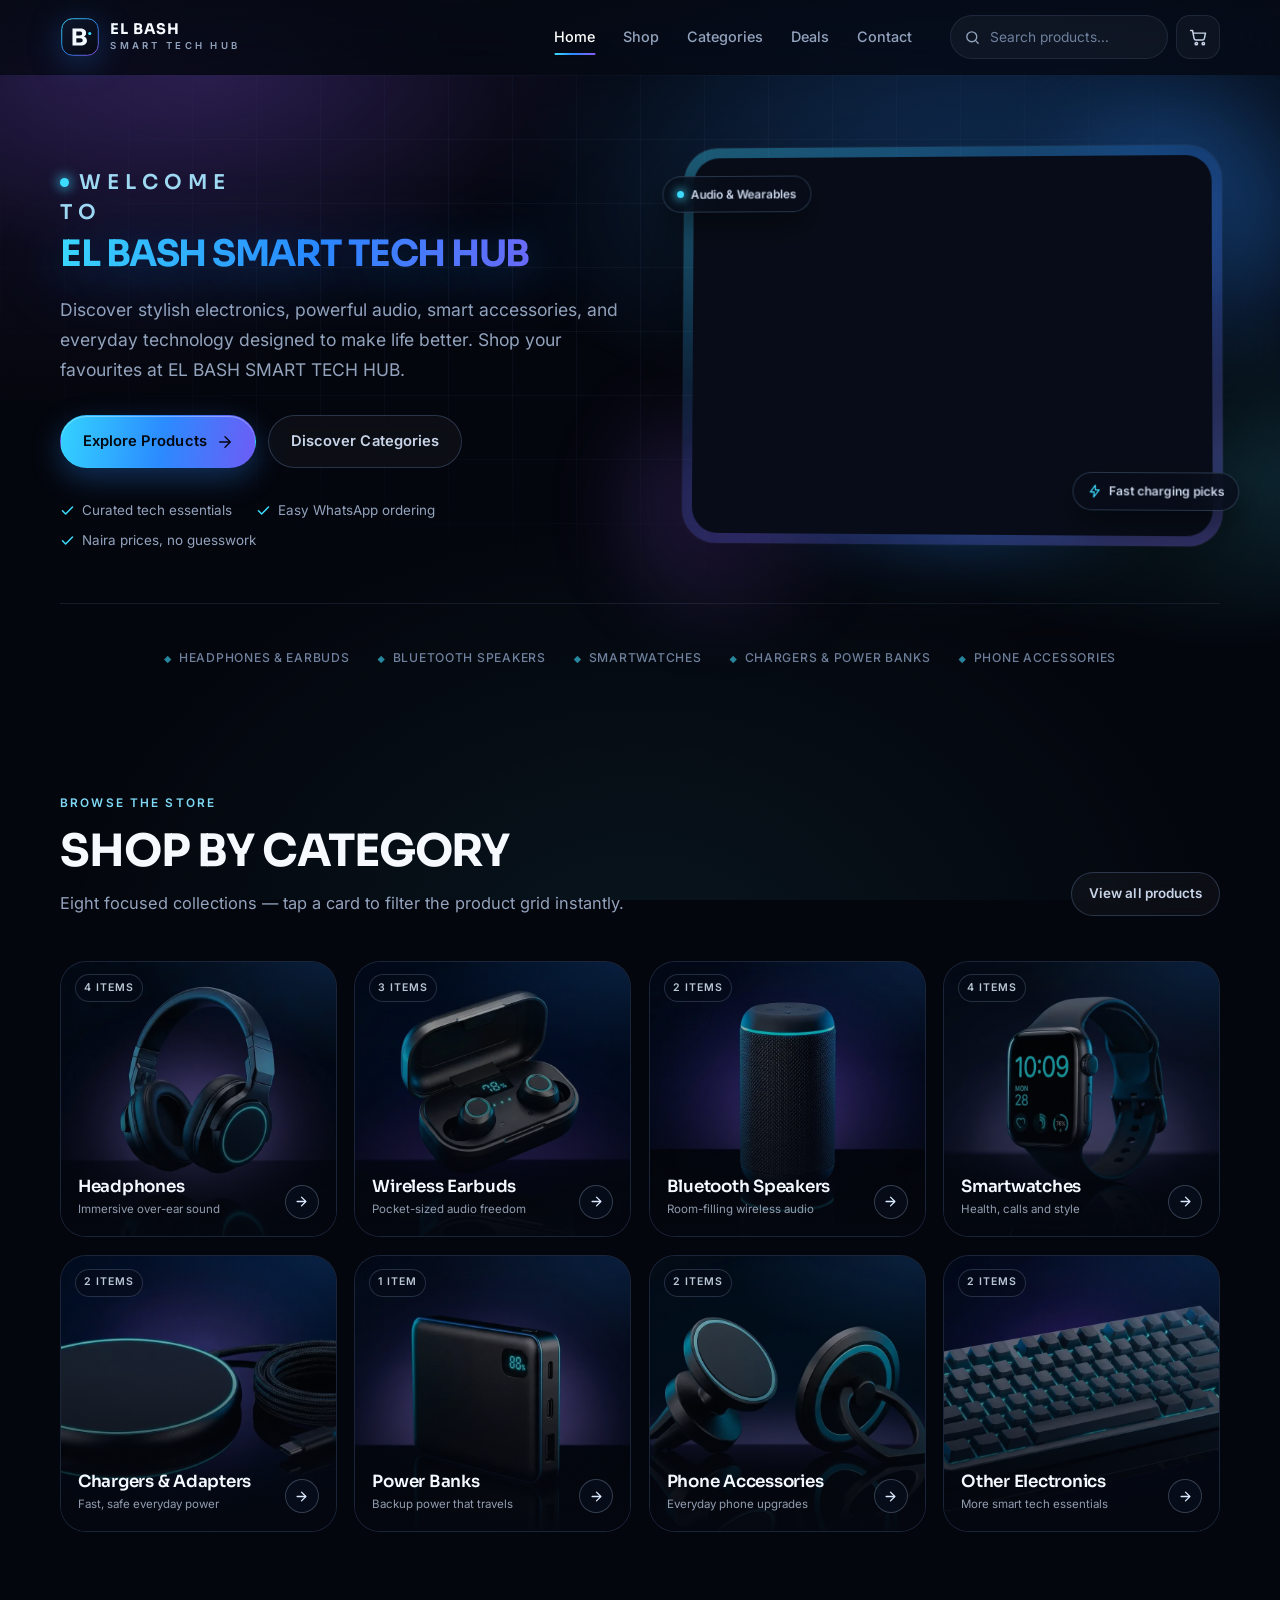
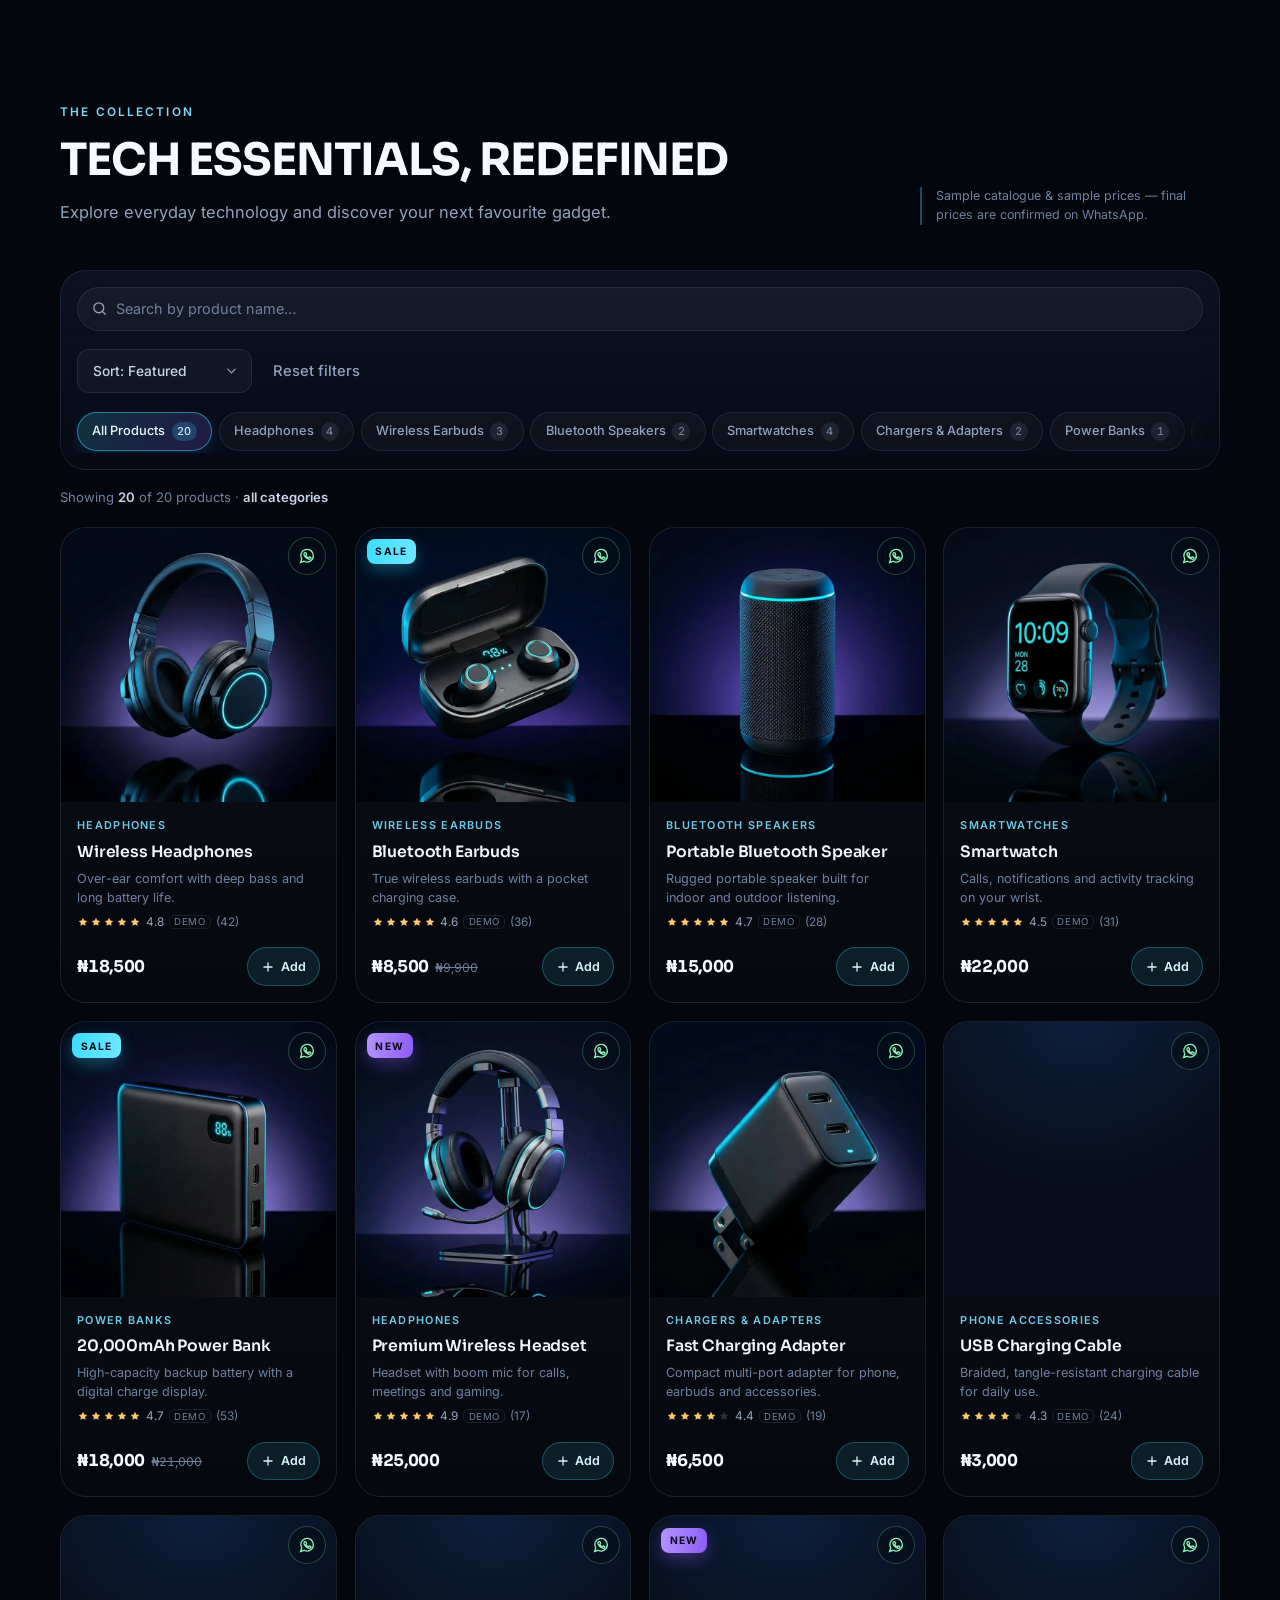
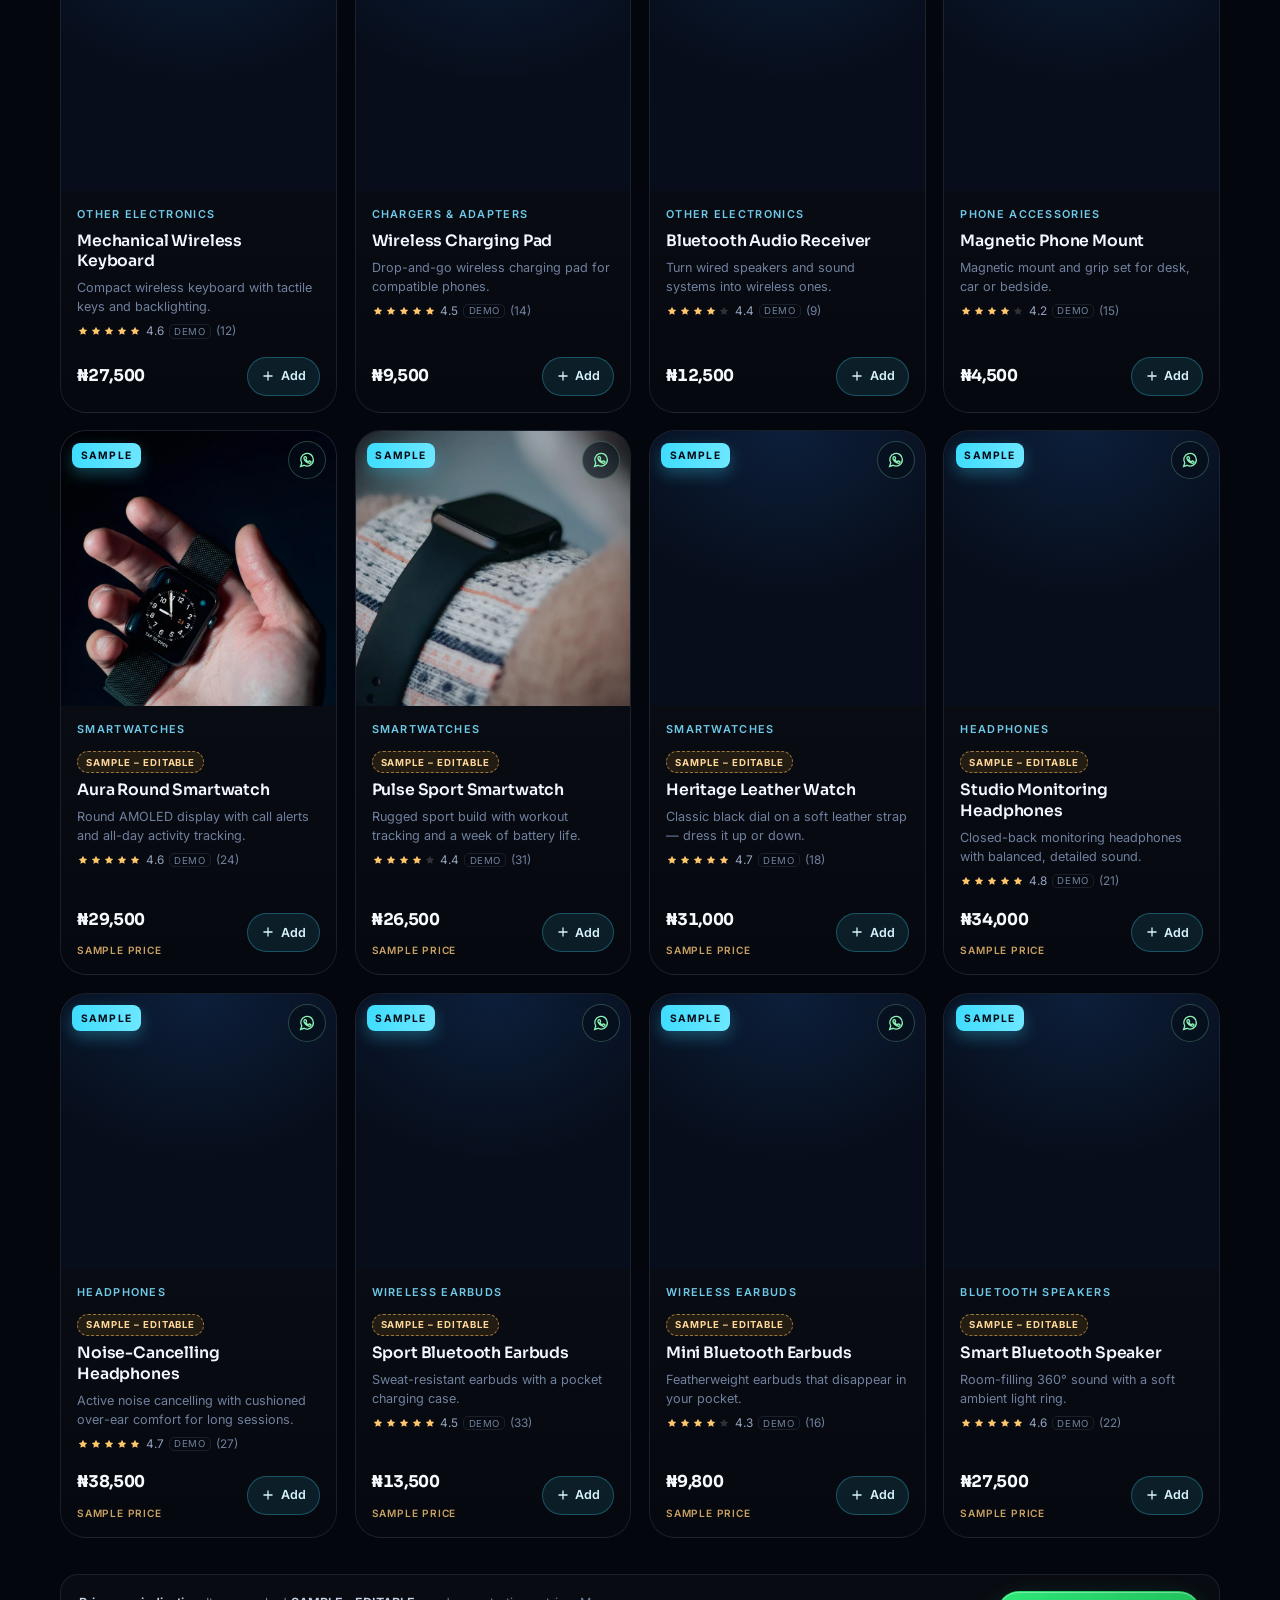
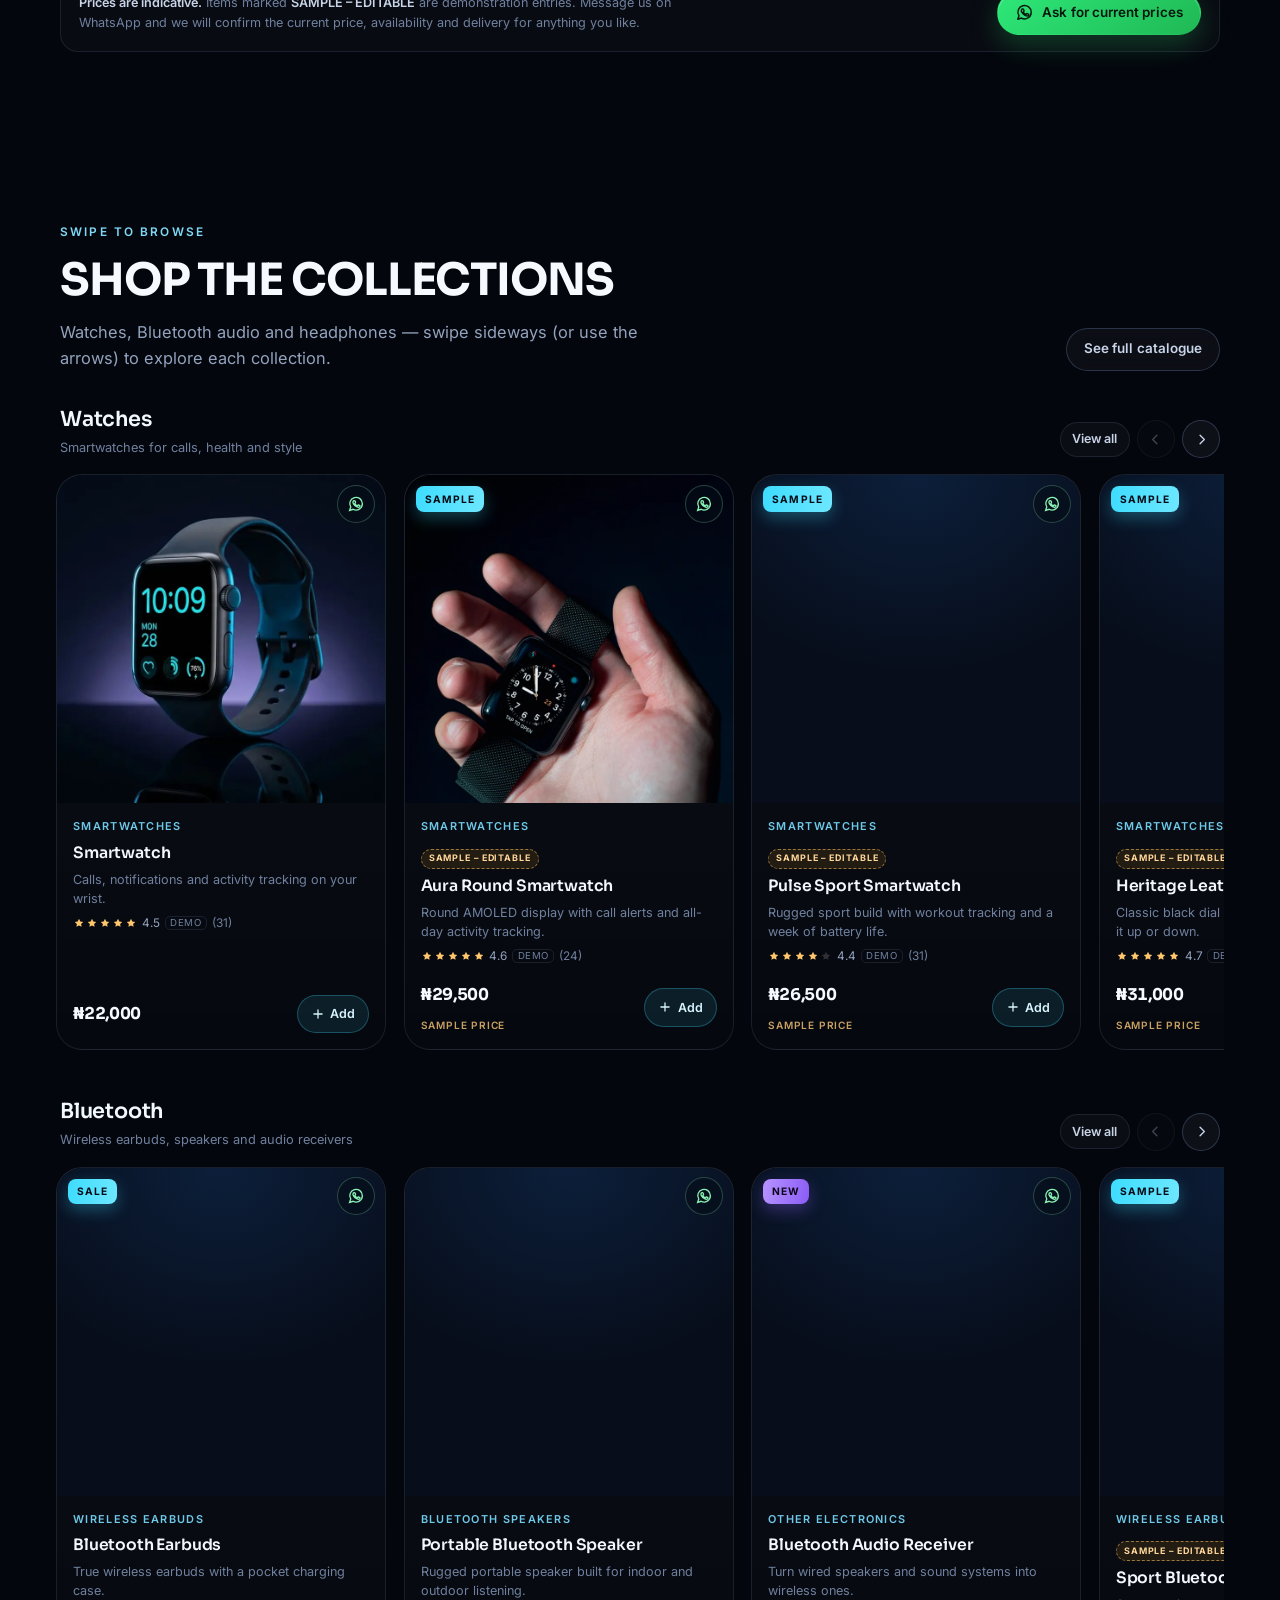
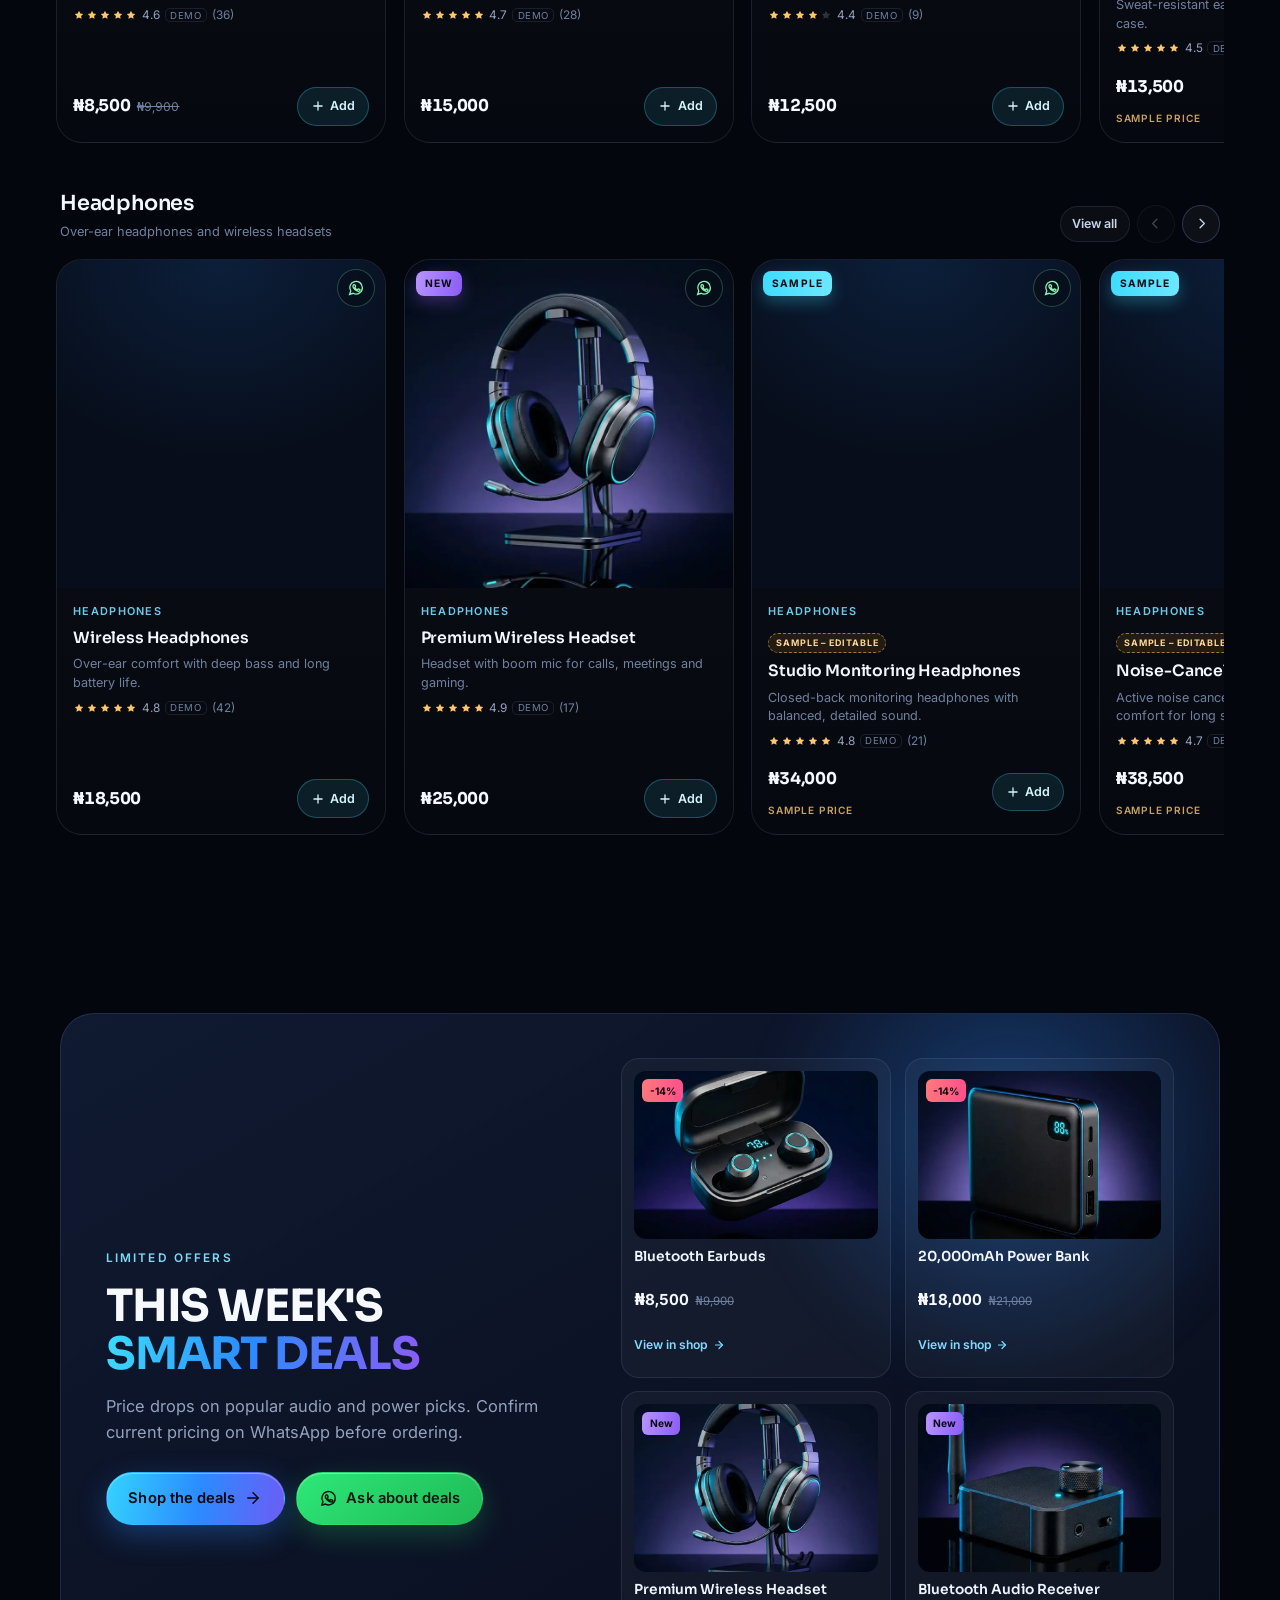
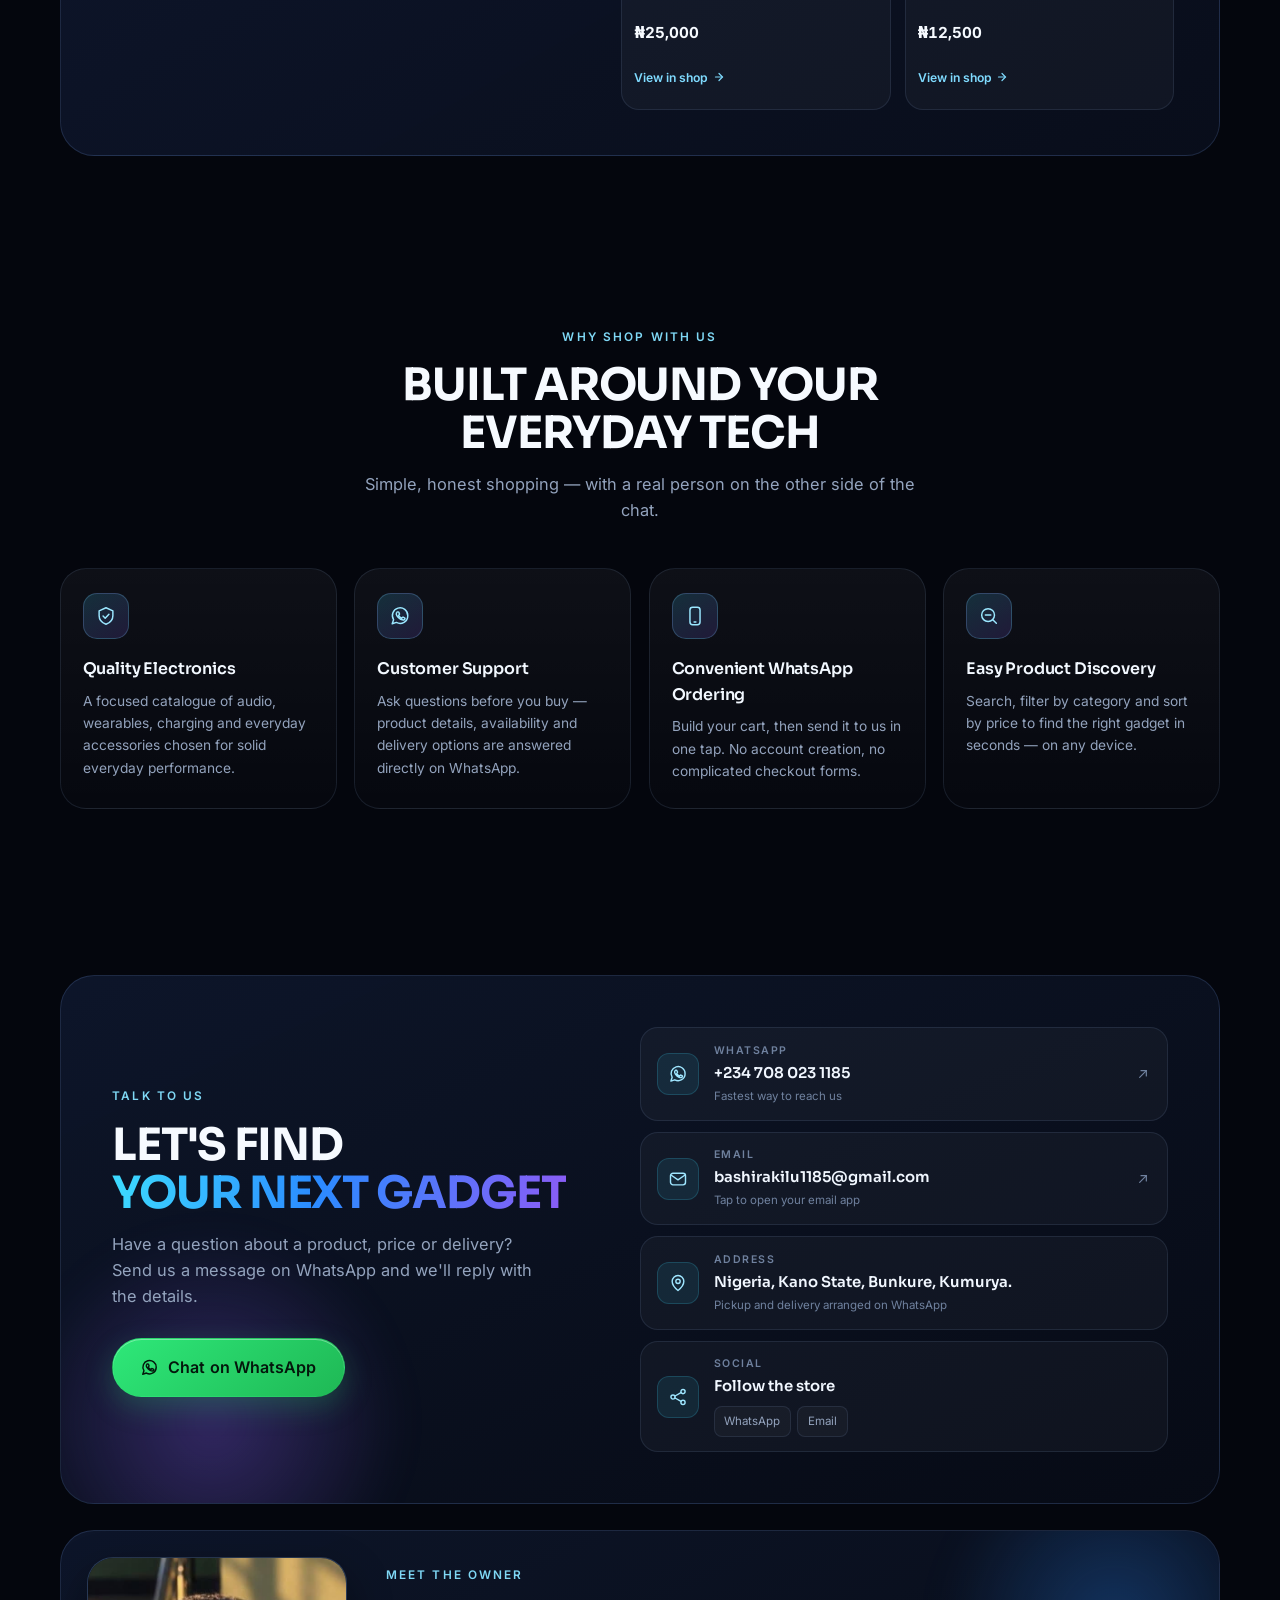
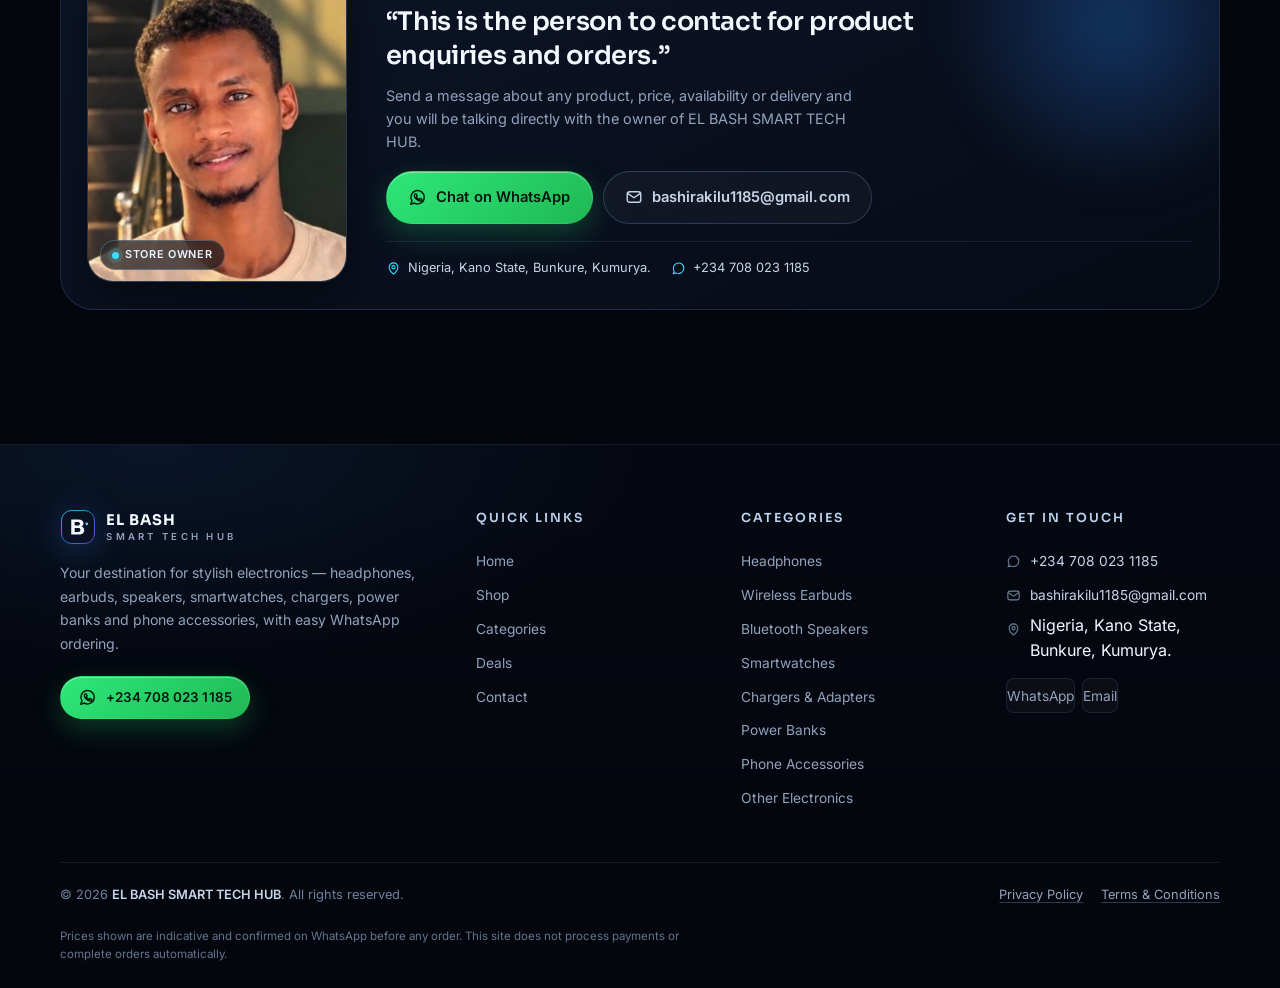
<file: index.html>
<!DOCTYPE html>
<html lang="en">
<head>
<meta charset="utf-8">
<meta name="viewport" content="width=device-width, initial-scale=1, viewport-fit=cover">
<meta name="theme-color" content="#060A14">
<title>EL BASH SMART TECH HUB — Premium Electronics Store</title>
<meta name="description" content="Shop stylish electronics at EL BASH SMART TECH HUB — wireless headphones, earbuds, Bluetooth speakers, smartwatches, chargers, power banks and phone accessories. Order easily on WhatsApp.">
<link rel="canonical" href="https://endearing-concha-dddac7.netlify.app/">
<meta property="og:type" content="website">
<meta property="og:site_name" content="EL BASH SMART TECH HUB">
<meta property="og:title" content="EL BASH SMART TECH HUB — Premium Electronics Store">
<meta property="og:description" content="Upgrade your world with smart tech. Premium audio, wearables and everyday electronics, with easy WhatsApp ordering.">
<meta property="og:image" content="https://endearing-concha-dddac7.netlify.app/assets/img/og-image.jpg">
<meta property="og:image:width" content="1200">
<meta property="og:image:height" content="630">
<meta property="og:image:alt" content="EL BASH SMART TECH HUB — earbuds, headphones, Bluetooth speaker, smartwatch, charger and power bank">
<meta property="og:url" content="https://endearing-concha-dddac7.netlify.app/">
<meta property="og:locale" content="en_NG">
<meta name="twitter:card" content="summary_large_image">
<meta name="twitter:title" content="EL BASH SMART TECH HUB — Premium Electronics Store">
<meta name="twitter:description" content="Upgrade your world with smart tech. Premium audio, wearables and everyday electronics.">
<meta name="twitter:image" content="https://endearing-concha-dddac7.netlify.app/assets/img/og-image.jpg">
<meta name="twitter:image:alt" content="EL BASH SMART TECH HUB — premium electronics store">
<link rel="icon" href="assets/img/favicon.svg" type="image/svg+xml">
<link rel="alternate icon" href="assets/img/apple-touch-icon.png" type="image/png">
<link rel="apple-touch-icon" href="assets/img/favicon.svg">
<link rel="preload" href="assets/img/hero-showcase.webp" as="image" type="image/webp" fetchpriority="high">
<link rel="stylesheet" href="assets/css/styles.css">
<!-- Structured data: only verified details (name, phone, email, address).
     "sameAs" is intentionally omitted until official social profiles exist. -->
<script type="application/ld+json">
{
  "@context": "https://schema.org",
  "@type": "Store",
  "name": "EL BASH SMART TECH HUB",
  "description": "Electronics store offering wireless headphones, Bluetooth earbuds and speakers, smartwatches, chargers, power banks and phone accessories, with WhatsApp ordering.",
  "telephone": "+2347080231185",
  "email": "bashirakilu1185@gmail.com",
  "url": "https://endearing-concha-dddac7.netlify.app/",
  "image": "https://endearing-concha-dddac7.netlify.app/assets/img/og-image.jpg",
  "logo": "https://endearing-concha-dddac7.netlify.app/assets/brand/logo.svg",
  "currenciesAccepted": "NGN",
  "areaServed": "NG",
  "address": {
    "@type": "PostalAddress",
    "streetAddress": "Kumurya, Bunkure",
    "addressLocality": "Bunkure",
    "addressRegion": "Kano State",
    "addressCountry": "NG"
  },
  "contactPoint": {
    "@type": "ContactPoint",
    "telephone": "+2347080231185",
    "contactType": "sales",
    "availableLanguage": ["en"]
  }
}
</script>
<!-- STANDALONE BUILD: CSS, JS and all images are embedded in this file.
     All images will display even with no other files and no internet. -->

<body>
<a class="skip-link" href="#products">Skip to products</a>
<noscript>
  <p class="nojs-note">JavaScript is off in this browser, so search, filtering and the cart are unavailable. You can still browse the categories and contact us on WhatsApp at <strong>+234 708 023 1185</strong>.</p>
</noscript>

<!-- ================= HEADER ================= -->
<header class="site-header" id="siteHeader">
  <div class="container header-inner">
    <a class="brand" href="#home" aria-label="EL BASH SMART TECH HUB — home">
      <span class="brand-mark" aria-hidden="true">
        <svg viewBox="0 0 64 64" width="40" height="40" focusable="false">
          <defs>
            <linearGradient id="bm-g1" x1="8" y1="4" x2="56" y2="60" gradientUnits="userSpaceOnUse">
              <stop offset="0" stop-color="#3DDCFF"/><stop offset="0.55" stop-color="#2B8BFF"/><stop offset="1" stop-color="#8B5CF6"/>
            </linearGradient>
            <linearGradient id="bm-g2" x1="14" y1="10" x2="50" y2="54" gradientUnits="userSpaceOnUse">
              <stop offset="0" stop-color="#0C1428"/><stop offset="1" stop-color="#070B16"/>
            </linearGradient>
          </defs>
          <rect x="2" y="2" width="60" height="60" rx="18" fill="url(#bm-g2)"/>
          <rect x="2.75" y="2.75" width="58.5" height="58.5" rx="17.25" fill="none" stroke="url(#bm-g1)" stroke-width="1.6" opacity="0.9"/>
          <path d="M20 45.5V18.5h12.6c5.6 0 9.2 2.6 9.2 7 0 2.7-1.4 4.7-3.8 5.7 3.2.9 5.1 3.3 5.1 6.6 0 4.9-3.9 7.7-10.2 7.7H20Zm6.1-16.1h5.6c2.4 0 3.8-1.1 3.8-3.1s-1.4-3-3.8-3h-5.6v6.1Zm0 11.3h6.2c2.6 0 4.1-1.2 4.1-3.4s-1.5-3.4-4.1-3.4h-6.2v6.8Z" fill="#F4F8FF"/>
          <circle cx="47.6" cy="26.4" r="2.5" fill="#3DDCFF"/>
        </svg>
      </span>
      <span class="brand-text">
        <span class="brand-name">EL BASH</span>
        <span class="brand-sub">SMART TECH HUB</span>
      </span>
    </a>

    <nav class="main-nav" id="mainNav" aria-label="Main navigation">
      <ul>
        <li><a href="#home" class="nav-link is-active">Home</a></li>
        <li><a href="#products" class="nav-link">Shop</a></li>
        <li><a href="#categories" class="nav-link">Categories</a></li>
        <li><a href="#deals" class="nav-link">Deals</a></li>
        <li><a href="#contact" class="nav-link">Contact</a></li>
      </ul>
    </nav>

    <div class="header-actions">
      <form class="header-search" role="search" id="headerSearchForm" autocomplete="off">
        <label class="sr-only" for="headerSearch">Search products</label>
        <svg class="search-ico" viewBox="0 0 24 24" aria-hidden="true"><circle cx="11" cy="11" r="7"/><path d="m20 20-3.6-3.6"/></svg>
        <input id="headerSearch" type="search" name="q" placeholder="Search products…" aria-describedby="searchHint">
        <span id="searchHint" class="sr-only">Results update as you type</span>
      </form>

      <button class="icon-btn cart-btn" id="cartOpenBtn" type="button" aria-haspopup="dialog" aria-controls="cartDrawer" aria-label="Open shopping cart">
        <svg viewBox="0 0 24 24" aria-hidden="true"><path d="M3 4h2.2l1.8 9.2a2 2 0 0 0 2 1.6h7.6a2 2 0 0 0 2-1.5L20 7H6.2"/><circle cx="9.5" cy="19" r="1.4"/><circle cx="17.5" cy="19" r="1.4"/></svg>
        <span class="cart-count" id="cartCount" role="status" aria-live="polite" aria-atomic="true">0</span>
      </button>

      <button class="icon-btn menu-btn" id="menuBtn" type="button" aria-expanded="false" aria-controls="mobileMenu" aria-label="Open menu">
        <span class="menu-bars" aria-hidden="true"><span></span><span></span><span></span></span>
      </button>
    </div>
  </div>

  <!-- mobile menu -->
  <div class="mobile-menu" id="mobileMenu" hidden>
    <div class="container">
      <form class="mobile-search" role="search" id="mobileSearchForm" autocomplete="off">
        <label class="sr-only" for="mobileSearch">Search products</label>
        <svg class="search-ico" viewBox="0 0 24 24" aria-hidden="true"><circle cx="11" cy="11" r="7"/><path d="m20 20-3.6-3.6"/></svg>
        <input id="mobileSearch" type="search" name="q" placeholder="Search headphones, earbuds…">
      </form>
      <nav aria-label="Mobile navigation">
        <ul class="mobile-links">
          <li><a href="#home"><span>Home</span><svg viewBox="0 0 24 24" aria-hidden="true"><path d="m9 6 6 6-6 6"/></svg></a></li>
          <li><a href="#products"><span>Shop</span><svg viewBox="0 0 24 24" aria-hidden="true"><path d="m9 6 6 6-6 6"/></svg></a></li>
          <li><a href="#categories"><span>Categories</span><svg viewBox="0 0 24 24" aria-hidden="true"><path d="m9 6 6 6-6 6"/></svg></a></li>
          <li><a href="#deals"><span>Deals</span><svg viewBox="0 0 24 24" aria-hidden="true"><path d="m9 6 6 6-6 6"/></svg></a></li>
          <li><a href="#contact"><span>Contact</span><svg viewBox="0 0 24 24" aria-hidden="true"><path d="m9 6 6 6-6 6"/></svg></a></li>
        </ul>
      </nav>
      <a class="btn btn-wa mobile-wa" data-wa-link href="https://wa.me/2347080231185?text=Hello%20EL%20BASH%20SMART%20TECH%20HUB%2C%20I%20would%20like%20to%20make%20an%20enquiry%20about%20your%20electronics.%20Please%20share%20more%20details." target="_blank" rel="noopener noreferrer">
        <svg viewBox="0 0 24 24" aria-hidden="true" class="wa-ico"><path d="M20.5 11.6a8.4 8.4 0 0 1-12.4 7.4L3.5 20.5l1.5-4.5a8.4 8.4 0 1 1 15.5-4.4Z"/><path d="M8.4 8.2c.3-.7.6-.7 1-.7h.6c.2 0 .5 0 .7.5l.7 1.7c.1.3 0 .5-.2.7l-.5.6c-.2.2-.3.4-.1.7a6 6 0 0 0 2.9 2.5c.3.1.5.1.7-.1l.6-.7c.2-.2.4-.2.6-.1l1.6.8c.3.1.5.3.5.5a2 2 0 0 1-1.4 1.7c-.5.2-1.2.2-3.4-.7a9.4 9.4 0 0 1-4-3.7c-.8-1.3-.9-2.4-.6-3.2Z"/></svg>
        Chat on WhatsApp
      </a>
    </div>
  </div>
</header>

<main id="home">
  <!-- ================= HERO ================= -->
  <section class="hero" aria-labelledby="heroTitle">
    <div class="hero-glow" aria-hidden="true"></div>
    <div class="hero-grid-lines" aria-hidden="true"></div>
    <div class="container hero-inner">
      <div class="hero-copy">
        <h1 class="hero-title" id="heroTitle">
          <span class="hero-kicker hero-welcome"><span class="dot" aria-hidden="true"></span>WELCOME</span>
          <span class="hero-kicker hero-to">TO</span>
          <span class="grad hero-brand">EL BASH SMART TECH HUB</span>
        </h1>
        <p class="hero-lede">Discover stylish electronics, powerful audio, smart accessories, and everyday technology designed to make life better. Shop your favourites at EL BASH SMART TECH HUB.</p>
        <div class="hero-actions">
          <a class="btn btn-primary" href="#products">
            Explore Products
            <svg viewBox="0 0 24 24" aria-hidden="true"><path d="M5 12h13"/><path d="m12 5 7 7-7 7"/></svg>
          </a>
          <a class="btn btn-ghost" href="#categories">Discover Categories</a>
        </div>
        <ul class="hero-points">
          <li><svg viewBox="0 0 24 24" aria-hidden="true"><path d="m4 12.5 5 5L20 6.5"/></svg> Curated tech essentials</li>
          <li><svg viewBox="0 0 24 24" aria-hidden="true"><path d="m4 12.5 5 5L20 6.5"/></svg> Easy WhatsApp ordering</li>
          <li><svg viewBox="0 0 24 24" aria-hidden="true"><path d="m4 12.5 5 5L20 6.5"/></svg> Naira prices, no guesswork</li>
        </ul>
      </div>

      <div class="hero-visual">
        <div class="hero-card">
          <picture>
            <source srcset="assets/img/hero-showcase-sm.webp" media="(max-width: 640px)" type="image/webp">
            <source srcset="assets/img/hero-showcase.webp" type="image/webp">
            <img src="assets/img/hero-showcase.jpg" width="1200" height="873" fetchpriority="high" decoding="async" data-hero-img
                 alt="Collection of smart electronics from EL BASH SMART TECH HUB: wireless earbuds, over-ear headphones, Bluetooth speaker, smartwatch, fast charger and power bank">
          </picture>
          <div class="hero-card-glow" aria-hidden="true"></div>
          <div class="hero-chip hero-chip-1">
            <span class="chip-dot" aria-hidden="true"></span> Audio &amp; Wearables
          </div>
          <div class="hero-chip hero-chip-2">
            <svg viewBox="0 0 24 24" aria-hidden="true"><path d="M13 2 4.5 13.5H11l-1 8.5L19.5 10H13l0-8Z"/></svg> Fast charging picks
          </div>
        </div>
        <div class="hero-orb hero-orb-a" aria-hidden="true"></div>
        <div class="hero-orb hero-orb-b" aria-hidden="true"></div>
      </div>
    </div>

    <div class="container">
      <ul class="hero-marquee" aria-label="Store highlights">
        <li><span aria-hidden="true">◆</span> Headphones &amp; Earbuds</li>
        <li><span aria-hidden="true">◆</span> Bluetooth Speakers</li>
        <li><span aria-hidden="true">◆</span> Smartwatches</li>
        <li><span aria-hidden="true">◆</span> Chargers &amp; Power Banks</li>
        <li><span aria-hidden="true">◆</span> Phone Accessories</li>
      </ul>
    </div>
  </section>

  <!-- ================= CATEGORIES ================= -->
  <section class="section categories" id="categories" aria-labelledby="catTitle">
    <div class="container">
      <header class="section-head">
        <div>
          <p class="eyebrow">Browse the store</p>
          <h2 class="section-title" id="catTitle">SHOP BY CATEGORY</h2>
          <p class="section-sub">Eight focused collections — tap a card to filter the product grid instantly.</p>
        </div>
        <button class="btn btn-ghost btn-sm" type="button" data-filter="all" id="catResetBtn">View all products</button>
      </header>
      <div class="cat-grid" id="categoryGrid"><!-- injected --></div>
    </div>
  </section>

  <!-- ================= PRODUCTS ================= -->
  <section class="section products-section" id="products" aria-labelledby="prodTitle">
    <div class="container">
      <header class="section-head">
        <div>
          <p class="eyebrow">The collection</p>
          <h2 class="section-title" id="prodTitle">TECH ESSENTIALS, REDEFINED</h2>
          <p class="section-sub">Explore everyday technology and discover your next favourite gadget.</p>
        </div>
        <p class="sample-note" role="note">Sample catalogue &amp; sample prices — final prices are confirmed on WhatsApp.</p>
      </header>

      <div class="shop-toolbar" role="region" aria-label="Search, filter and sort products">
        <div class="toolbar-search">
          <label class="sr-only" for="shopSearch">Search products by name</label>
          <svg class="search-ico" viewBox="0 0 24 24" aria-hidden="true"><circle cx="11" cy="11" r="7"/><path d="m20 20-3.6-3.6"/></svg>
          <input id="shopSearch" type="search" placeholder="Search by product name…" autocomplete="off">
          <button class="clear-search" type="button" id="clearSearch" aria-label="Clear search" hidden>
            <svg viewBox="0 0 24 24" aria-hidden="true"><path d="M6 6l12 12M18 6 6 18"/></svg>
          </button>
        </div>

        <div class="toolbar-selects">
          <div class="select-wrap">
            <label class="sr-only" for="sortSelect">Sort products</label>
            <select id="sortSelect">
              <option value="featured">Sort: Featured</option>
              <option value="price-asc">Price: Low to High</option>
              <option value="price-desc">Price: High to Low</option>
              <option value="name-asc">Name: A–Z</option>
            </select>
            <svg viewBox="0 0 24 24" aria-hidden="true" class="select-chev"><path d="m6 9 6 6 6-6"/></svg>
          </div>
          <button class="btn btn-quiet" type="button" id="resetFilters">Reset filters</button>
        </div>

        <div class="filter-chips" id="filterChips" role="group" aria-label="Filter by category">
          <!-- injected -->
        </div>
      </div>

      <p class="results-line" id="resultsLine" aria-live="polite"></p>

      <div class="product-grid" id="productGrid"><!-- injected --></div>

      <div class="empty-state" id="emptyState" hidden>
        <div class="empty-icon" aria-hidden="true">
          <svg viewBox="0 0 24 24"><circle cx="11" cy="11" r="7"/><path d="m20 20-3.6-3.6"/></svg>
        </div>
        <h3>No products match that search</h3>
        <p id="emptyCopy">Try a different keyword or clear the filters to see the full catalogue.</p>
        <button class="btn btn-primary" type="button" id="emptyReset">Reset filters</button>
      </div>

      <div class="catalogue-note">
        <p><strong>Prices are indicative.</strong> Items marked <strong>SAMPLE – EDITABLE</strong> are demonstration entries. Message us on WhatsApp and we will confirm the current price, availability and delivery for anything you like.</p>
        <a class="btn btn-wa btn-sm" data-wa-link href="https://wa.me/2347080231185?text=Hello%20EL%20BASH%20SMART%20TECH%20HUB%2C%20I%20would%20like%20to%20make%20an%20enquiry%20about%20your%20electronics.%20Please%20share%20more%20details." target="_blank" rel="noopener noreferrer">
          <svg viewBox="0 0 24 24" aria-hidden="true" class="wa-ico"><path d="M20.5 11.6a8.4 8.4 0 0 1-12.4 7.4L3.5 20.5l1.5-4.5a8.4 8.4 0 1 1 15.5-4.4Z"/><path d="M8.4 8.2c.3-.7.6-.7 1-.7h.6c.2 0 .5 0 .7.5l.7 1.7c.1.3 0 .5-.2.7l-.5.6c-.2.2-.3.4-.1.7a6 6 0 0 0 2.9 2.5c.3.1.5.1.7-.1l.6-.7c.2-.2.4-.2.6-.1l1.6.8c.3.1.5.3.5.5a2 2 0 0 1-1.4 1.7c-.5.2-1.2.2-3.4-.7a9.4 9.4 0 0 1-4-3.7c-.8-1.3-.9-2.4-.6-3.2Z"/></svg>
          Ask for current prices
        </a>
      </div>
    </div>
  </section>

  <!-- ================= COLLECTIONS (horizontal rails) ================= -->
  <section class="section collections" id="collections" aria-labelledby="collectionsTitle">
    <div class="container">
      <header class="section-head">
        <div>
          <p class="eyebrow">Swipe to browse</p>
          <h2 class="section-title" id="collectionsTitle">SHOP THE COLLECTIONS</h2>
          <p class="section-sub">Watches, Bluetooth audio and headphones — swipe sideways (or use the arrows) to explore each collection.</p>
        </div>
        <a class="btn btn-ghost btn-sm" href="#products">See full catalogue</a>
      </header>

      <!-- Watches -->
      <div class="rail-block" data-rail-block="watches">
        <div class="rail-head">
          <div class="rail-heading">
            <h3 class="rail-title">Watches</h3>
            <p class="rail-sub">Smartwatches for calls, health and style</p>
          </div>
          <div class="rail-tools">
            <a class="rail-all" href="#products" data-filter="smartwatch">View all</a>
            <button class="rail-nav" type="button" data-rail-prev aria-label="Scroll watches left">
              <svg viewBox="0 0 24 24" aria-hidden="true"><path d="m14 6-6 6 6 6"/></svg>
            </button>
            <button class="rail-nav" type="button" data-rail-next aria-label="Scroll watches right">
              <svg viewBox="0 0 24 24" aria-hidden="true"><path d="m10 6 6 6-6 6"/></svg>
            </button>
          </div>
        </div>
        <div class="rail-track" data-rail="watches" role="region" aria-label="Watches carousel — scroll or swipe horizontally" tabindex="0"><!-- injected --></div>
      </div>

      <!-- Bluetooth -->
      <div class="rail-block" data-rail-block="bluetooth">
        <div class="rail-head">
          <div class="rail-heading">
            <h3 class="rail-title">Bluetooth</h3>
            <p class="rail-sub">Wireless earbuds, speakers and audio receivers</p>
          </div>
          <div class="rail-tools">
            <a class="rail-all" href="#products" data-filter="all">View all</a>
            <button class="rail-nav" type="button" data-rail-prev aria-label="Scroll Bluetooth products left">
              <svg viewBox="0 0 24 24" aria-hidden="true"><path d="m14 6-6 6 6 6"/></svg>
            </button>
            <button class="rail-nav" type="button" data-rail-next aria-label="Scroll Bluetooth products right">
              <svg viewBox="0 0 24 24" aria-hidden="true"><path d="m10 6 6 6-6 6"/></svg>
            </button>
          </div>
        </div>
        <div class="rail-track" data-rail="bluetooth" role="region" aria-label="Bluetooth products carousel — scroll or swipe horizontally" tabindex="0"><!-- injected --></div>
      </div>

      <!-- Headphones -->
      <div class="rail-block" data-rail-block="headphones">
        <div class="rail-head">
          <div class="rail-heading">
            <h3 class="rail-title">Headphones</h3>
            <p class="rail-sub">Over-ear headphones and wireless headsets</p>
          </div>
          <div class="rail-tools">
            <a class="rail-all" href="#products" data-filter="headphones">View all</a>
            <button class="rail-nav" type="button" data-rail-prev aria-label="Scroll headphones left">
              <svg viewBox="0 0 24 24" aria-hidden="true"><path d="m14 6-6 6 6 6"/></svg>
            </button>
            <button class="rail-nav" type="button" data-rail-next aria-label="Scroll headphones right">
              <svg viewBox="0 0 24 24" aria-hidden="true"><path d="m10 6 6 6-6 6"/></svg>
            </button>
          </div>
        </div>
        <div class="rail-track" data-rail="headphones" role="region" aria-label="Headphones carousel — scroll or swipe horizontally" tabindex="0"><!-- injected --></div>
      </div>
    </div>
  </section>

  <!-- ================= DEALS ================= -->
  <section class="section deals" id="deals" aria-labelledby="dealsTitle">
    <div class="container">
      <div class="deals-panel">
        <div class="deals-glow" aria-hidden="true"></div>
        <div class="deals-copy">
          <p class="eyebrow">Limited offers</p>
          <h2 class="section-title" id="dealsTitle">THIS WEEK'S<br><span class="grad">SMART DEALS</span></h2>
          <p class="section-sub">Price drops on popular audio and power picks. Confirm current pricing on WhatsApp before ordering.</p>
          <div class="deals-actions">
            <a class="btn btn-primary" href="#products" data-deals-shop>Shop the deals
              <svg viewBox="0 0 24 24" aria-hidden="true"><path d="M5 12h13"/><path d="m12 5 7 7-7 7"/></svg>
            </a>
            <a class="btn btn-wa" data-wa-link href="https://wa.me/2347080231185?text=Hello%20EL%20BASH%20SMART%20TECH%20HUB%2C%20I%20would%20like%20to%20make%20an%20enquiry%20about%20your%20electronics.%20Please%20share%20more%20details." target="_blank" rel="noopener noreferrer">
              <svg viewBox="0 0 24 24" aria-hidden="true" class="wa-ico"><path d="M20.5 11.6a8.4 8.4 0 0 1-12.4 7.4L3.5 20.5l1.5-4.5a8.4 8.4 0 1 1 15.5-4.4Z"/><path d="M8.4 8.2c.3-.7.6-.7 1-.7h.6c.2 0 .5 0 .7.5l.7 1.7c.1.3 0 .5-.2.7l-.5.6c-.2.2-.3.4-.1.7a6 6 0 0 0 2.9 2.5c.3.1.5.1.7-.1l.6-.7c.2-.2.4-.2.6-.1l1.6.8c.3.1.5.3.5.5a2 2 0 0 1-1.4 1.7c-.5.2-1.2.2-3.4-.7a9.4 9.4 0 0 1-4-3.7c-.8-1.3-.9-2.4-.6-3.2Z"/></svg>
              Ask about deals
            </a>
          </div>
        </div>
        <div class="deals-cards" id="dealsCards"><!-- injected --></div>
      </div>
    </div>
  </section>

  <!-- ================= WHY / TRUST ================= -->
  <section class="section why" aria-labelledby="whyTitle">
    <div class="container">
      <header class="section-head section-head-center">
        <div>
          <p class="eyebrow">Why shop with us</p>
          <h2 class="section-title" id="whyTitle">BUILT AROUND YOUR EVERYDAY TECH</h2>
          <p class="section-sub">Simple, honest shopping — with a real person on the other side of the chat.</p>
        </div>
      </header>
      <div class="why-grid">
        <article class="why-card">
          <span class="why-ico" aria-hidden="true"><svg viewBox="0 0 24 24"><path d="M12 3 4.5 6.4v5.2c0 4.4 3.1 7.7 7.5 9.4 4.4-1.7 7.5-5 7.5-9.4V6.4L12 3Z"/><path d="m8.8 12.1 2.3 2.3 4.1-4.4"/></svg></span>
          <h3>Quality Electronics</h3>
          <p>A focused catalogue of audio, wearables, charging and everyday accessories chosen for solid everyday performance.</p>
        </article>
        <article class="why-card">
          <span class="why-ico" aria-hidden="true"><svg viewBox="0 0 24 24"><path d="M20.5 11.6a8.4 8.4 0 0 1-12.4 7.4L3.5 20.5l1.5-4.5a8.4 8.4 0 1 1 15.5-4.4Z"/><path d="M8.4 8.2c.3-.7.6-.7 1-.7h.6c.2 0 .5 0 .7.5l.7 1.7c.1.3 0 .5-.2.7l-.5.6c-.2.2-.3.4-.1.7a6 6 0 0 0 2.9 2.5c.3.1.5.1.7-.1l.6-.7c.2-.2.4-.2.6-.1l1.6.8c.3.1.5.3.5.5a2 2 0 0 1-1.4 1.7c-.5.2-1.2.2-3.4-.7a9.4 9.4 0 0 1-4-3.7c-.8-1.3-.9-2.4-.6-3.2Z"/></svg></span>
          <h3>Customer Support</h3>
          <p>Ask questions before you buy — product details, availability and delivery options are answered directly on WhatsApp.</p>
        </article>
        <article class="why-card">
          <span class="why-ico" aria-hidden="true"><svg viewBox="0 0 24 24"><rect x="6.5" y="2.5" width="11" height="19" rx="3"/><path d="M11 18.5h2"/></svg></span>
          <h3>Convenient WhatsApp Ordering</h3>
          <p>Build your cart, then send it to us in one tap. No account creation, no complicated checkout forms.</p>
        </article>
        <article class="why-card">
          <span class="why-ico" aria-hidden="true"><svg viewBox="0 0 24 24"><circle cx="11" cy="11" r="7"/><path d="m20 20-3.6-3.6"/><path d="M8 11h6"/></svg></span>
          <h3>Easy Product Discovery</h3>
          <p>Search, filter by category and sort by price to find the right gadget in seconds — on any device.</p>
        </article>
      </div>
    </div>
  </section>

  <!-- ================= CONTACT ================= -->
  <section class="section contact" id="contact" aria-labelledby="contactTitle">
    <div class="container">
      <div class="contact-panel">
        <div class="contact-glow" aria-hidden="true"></div>
        <div class="contact-copy">
          <p class="eyebrow">Talk to us</p>
          <h2 class="section-title" id="contactTitle">LET'S FIND<br><span class="grad">YOUR NEXT GADGET</span></h2>
          <p class="section-sub">Have a question about a product, price or delivery? Send us a message on WhatsApp and we'll reply with the details.</p>
          <a class="btn btn-wa btn-lg" data-wa-link href="https://wa.me/2347080231185?text=Hello%20EL%20BASH%20SMART%20TECH%20HUB%2C%20I%20would%20like%20to%20make%20an%20enquiry%20about%20your%20electronics.%20Please%20share%20more%20details." target="_blank" rel="noopener noreferrer">
            <svg viewBox="0 0 24 24" aria-hidden="true" class="wa-ico"><path d="M20.5 11.6a8.4 8.4 0 0 1-12.4 7.4L3.5 20.5l1.5-4.5a8.4 8.4 0 1 1 15.5-4.4Z"/><path d="M8.4 8.2c.3-.7.6-.7 1-.7h.6c.2 0 .5 0 .7.5l.7 1.7c.1.3 0 .5-.2.7l-.5.6c-.2.2-.3.4-.1.7a6 6 0 0 0 2.9 2.5c.3.1.5.1.7-.1l.6-.7c.2-.2.4-.2.6-.1l1.6.8c.3.1.5.3.5.5a2 2 0 0 1-1.4 1.7c-.5.2-1.2.2-3.4-.7a9.4 9.4 0 0 1-4-3.7c-.8-1.3-.9-2.4-.6-3.2Z"/></svg>
            Chat on WhatsApp
          </a>
        </div>

        <div class="contact-cards">
          <a class="contact-card" data-wa-link href="https://wa.me/2347080231185?text=Hello%20EL%20BASH%20SMART%20TECH%20HUB%2C%20I%20would%20like%20to%20make%20an%20enquiry%20about%20your%20electronics.%20Please%20share%20more%20details." target="_blank" rel="noopener noreferrer">
            <span class="cc-ico" aria-hidden="true"><svg viewBox="0 0 24 24"><path d="M20.5 11.6a8.4 8.4 0 0 1-12.4 7.4L3.5 20.5l1.5-4.5a8.4 8.4 0 1 1 15.5-4.4Z"/><path d="M8.4 8.2c.3-.7.6-.7 1-.7h.6c.2 0 .5 0 .7.5l.7 1.7c.1.3 0 .5-.2.7l-.5.6c-.2.2-.3.4-.1.7a6 6 0 0 0 2.9 2.5c.3.1.5.1.7-.1l.6-.7c.2-.2.4-.2.6-.1l1.6.8c.3.1.5.3.5.5a2 2 0 0 1-1.4 1.7c-.5.2-1.2.2-3.4-.7a9.4 9.4 0 0 1-4-3.7c-.8-1.3-.9-2.4-.6-3.2Z"/></svg></span>
            <span class="cc-body">
              <span class="cc-label">WhatsApp</span>
              <strong data-phone-display>+234 708 023 1185</strong>
              <span class="cc-note">Fastest way to reach us</span>
            </span>
            <svg class="cc-arrow" viewBox="0 0 24 24" aria-hidden="true"><path d="M7 17 17 7"/><path d="M9 7h8v8"/></svg>
          </a>

          <a class="contact-card" href="mailto:bashirakilu1185@gmail.com">
            <span class="cc-ico" aria-hidden="true"><svg viewBox="0 0 24 24"><rect x="3" y="5" width="18" height="14" rx="3"/><path d="m4 7.5 8 5.5 8-5.5"/></svg></span>
            <span class="cc-body">
              <span class="cc-label">Email</span>
              <strong id="contactEmail">bashirakilu1185@gmail.com</strong>
              <span class="cc-note">Tap to open your email app</span>
            </span>
            <svg class="cc-arrow" viewBox="0 0 24 24" aria-hidden="true"><path d="M7 17 17 7"/><path d="M9 7h8v8"/></svg>
          </a>

          <div class="contact-card">
            <span class="cc-ico" aria-hidden="true"><svg viewBox="0 0 24 24"><path d="M12 21s7-5.4 7-11a7 7 0 1 0-14 0c0 5.6 7 11 7 11Z"/><circle cx="12" cy="10" r="2.6"/></svg></span>
            <span class="cc-body">
              <span class="cc-label">Address</span>
              <strong id="contactAddress">Nigeria, Kano State, Bunkure, Kumurya.</strong>
              <span class="cc-note">Pickup and delivery arranged on WhatsApp</span>
            </span>
          </div>

          <div class="contact-card social-card">
            <span class="cc-ico" aria-hidden="true"><svg viewBox="0 0 24 24"><circle cx="18" cy="5.5" r="2.5"/><circle cx="6" cy="12" r="2.5"/><circle cx="18" cy="18.5" r="2.5"/><path d="m8.4 10.8 7.2-4M8.4 13.2l7.2 4"/></svg></span>
            <span class="cc-body">
              <span class="cc-label">Social</span>
              <strong>Follow the store</strong>
              <span class="social-row" id="socialRow">
                <!-- injected / placeholders -->
              </span>
            </span>
          </div>
        </div>
      </div>

      <!-- ================= OWNER ================= -->
      <div class="owner-panel reveal">
        <div class="owner-media">
          <img src="assets/img/owner.jpg"
               alt="Owner of EL BASH SMART TECH HUB, ready to help with product enquiries and orders"
               width="567" height="1032" loading="lazy" decoding="async"
               data-owner-img data-fallback-src="assets/img/owner.jpg">
          <span class="owner-tag">
            <span class="owner-dot" aria-hidden="true"></span> Store owner
          </span>
        </div>

        <div class="owner-copy">
          <p class="eyebrow">Meet the owner</p>
          <h3 class="owner-title">“This is the person to contact for product enquiries and orders.”</h3>
          <p class="owner-lede">Send a message about any product, price, availability or delivery and you will be talking directly with the owner of EL BASH SMART TECH HUB.</p>

          <div class="owner-actions">
            <a class="btn btn-wa" data-wa-link href="https://wa.me/2347080231185?text=Hello%20EL%20BASH%20SMART%20TECH%20HUB%2C%20I%20would%20like%20to%20make%20an%20enquiry%20about%20your%20electronics.%20Please%20share%20more%20details." target="_blank" rel="noopener noreferrer">
              <svg viewBox="0 0 24 24" aria-hidden="true" class="wa-ico"><path d="M20.5 11.6a8.4 8.4 0 0 1-12.4 7.4L3.5 20.5l1.5-4.5a8.4 8.4 0 1 1 15.5-4.4Z"/><path d="M8.4 8.2c.3-.7.6-.7 1-.7h.6c.2 0 .5 0 .7.5l.7 1.7c.1.3 0 .5-.2.7l-.5.6c-.2.2-.3.4-.1.7a6 6 0 0 0 2.9 2.5c.3.1.5.1.7-.1l.6-.7c.2-.2.4-.2.6-.1l1.6.8c.3.1.5.3.5.5a2 2 0 0 1-1.4 1.7c-.5.2-1.2.2-3.4-.7a9.4 9.4 0 0 1-4-3.7c-.8-1.3-.9-2.4-.6-3.2Z"/></svg>
              Chat on WhatsApp
            </a>
            <a class="btn btn-ghost" href="mailto:bashirakilu1185@gmail.com">
              <svg viewBox="0 0 24 24" aria-hidden="true"><rect x="3" y="5" width="18" height="14" rx="3"/><path d="m4 7.5 8 5.5 8-5.5"/></svg>
              bashirakilu1185@gmail.com
            </a>
          </div>

          <ul class="owner-meta">
            <li>
              <svg viewBox="0 0 24 24" aria-hidden="true"><path d="M12 21s7-5.4 7-11a7 7 0 1 0-14 0c0 5.6 7 11 7 11Z"/><circle cx="12" cy="10" r="2.6"/></svg>
              Nigeria, Kano State, Bunkure, Kumurya.
            </li>
            <li>
              <svg viewBox="0 0 24 24" aria-hidden="true"><path d="M20.5 11.6a8.4 8.4 0 0 1-12.4 7.4L3.5 20.5l1.5-4.5a8.4 8.4 0 1 1 15.5-4.4Z"/></svg>
              <a data-wa-link href="https://wa.me/2347080231185?text=Hello%20EL%20BASH%20SMART%20TECH%20HUB%2C%20I%20would%20like%20to%20make%20an%20enquiry%20about%20your%20electronics.%20Please%20share%20more%20details." target="_blank" rel="noopener noreferrer">+234 708 023 1185</a>
            </li>
          </ul>
        </div>
      </div>
    </div>
  </section>
</main>

<!-- ================= FOOTER ================= -->
<footer class="site-footer" aria-labelledby="footerTitle">
  <div class="container">
    <div class="footer-top">
      <div class="footer-brand">
        <a class="brand" href="#home" aria-label="EL BASH SMART TECH HUB — back to top">
          <span class="brand-mark" aria-hidden="true">
            <svg viewBox="0 0 64 64" width="36" height="36" focusable="false">
              <defs>
                <linearGradient id="fm-g1" x1="8" y1="4" x2="56" y2="60" gradientUnits="userSpaceOnUse">
                  <stop offset="0" stop-color="#3DDCFF"/><stop offset="0.55" stop-color="#2B8BFF"/><stop offset="1" stop-color="#8B5CF6"/>
                </linearGradient>
              </defs>
              <rect x="2" y="2" width="60" height="60" rx="18" fill="#0A1122"/>
              <rect x="2.75" y="2.75" width="58.5" height="58.5" rx="17.25" fill="none" stroke="url(#fm-g1)" stroke-width="1.6" opacity="0.9"/>
              <path d="M20 45.5V18.5h12.6c5.6 0 9.2 2.6 9.2 7 0 2.7-1.4 4.7-3.8 5.7 3.2.9 5.1 3.3 5.1 6.6 0 4.9-3.9 7.7-10.2 7.7H20Zm6.1-16.1h5.6c2.4 0 3.8-1.1 3.8-3.1s-1.4-3-3.8-3h-5.6v6.1Zm0 11.3h6.2c2.6 0 4.1-1.2 4.1-3.4s-1.5-3.4-4.1-3.4h-6.2v6.8Z" fill="#F4F8FF"/>
              <circle cx="47.6" cy="26.4" r="2.5" fill="#3DDCFF"/>
            </svg>
          </span>
          <span class="brand-text">
            <span class="brand-name">EL BASH</span>
            <span class="brand-sub">SMART TECH HUB</span>
          </span>
        </a>
        <h2 class="sr-only" id="footerTitle">EL BASH SMART TECH HUB</h2>
        <p class="footer-desc">Your destination for stylish electronics — headphones, earbuds, speakers, smartwatches, chargers, power banks and phone accessories, with easy WhatsApp ordering.</p>
        <a class="btn btn-wa btn-sm" data-wa-link href="https://wa.me/2347080231185?text=Hello%20EL%20BASH%20SMART%20TECH%20HUB%2C%20I%20would%20like%20to%20make%20an%20enquiry%20about%20your%20electronics.%20Please%20share%20more%20details." target="_blank" rel="noopener noreferrer">
          <svg viewBox="0 0 24 24" aria-hidden="true" class="wa-ico"><path d="M20.5 11.6a8.4 8.4 0 0 1-12.4 7.4L3.5 20.5l1.5-4.5a8.4 8.4 0 1 1 15.5-4.4Z"/><path d="M8.4 8.2c.3-.7.6-.7 1-.7h.6c.2 0 .5 0 .7.5l.7 1.7c.1.3 0 .5-.2.7l-.5.6c-.2.2-.3.4-.1.7a6 6 0 0 0 2.9 2.5c.3.1.5.1.7-.1l.6-.7c.2-.2.4-.2.6-.1l1.6.8c.3.1.5.3.5.5a2 2 0 0 1-1.4 1.7c-.5.2-1.2.2-3.4-.7a9.4 9.4 0 0 1-4-3.7c-.8-1.3-.9-2.4-.6-3.2Z"/></svg>
          +234 708 023 1185
        </a>
      </div>

      <nav class="footer-col" aria-label="Quick links">
        <h3>Quick links</h3>
        <ul>
          <li><a href="#home">Home</a></li>
          <li><a href="#products">Shop</a></li>
          <li><a href="#categories">Categories</a></li>
          <li><a href="#deals">Deals</a></li>
          <li><a href="#contact">Contact</a></li>
        </ul>
      </nav>

      <nav class="footer-col" aria-label="Shop categories">
        <h3>Categories</h3>
        <ul id="footerCats"><!-- injected --></ul>
      </nav>

      <div class="footer-col">
        <h3>Get in touch</h3>
        <ul class="footer-contact">
          <li>
            <svg viewBox="0 0 24 24" aria-hidden="true"><path d="M20.5 11.6a8.4 8.4 0 0 1-12.4 7.4L3.5 20.5l1.5-4.5a8.4 8.4 0 1 1 15.5-4.4Z"/></svg>
            <a data-wa-link href="https://wa.me/2347080231185?text=Hello%20EL%20BASH%20SMART%20TECH%20HUB%2C%20I%20would%20like%20to%20make%20an%20enquiry%20about%20your%20electronics.%20Please%20share%20more%20details." target="_blank" rel="noopener noreferrer">+234 708 023 1185</a>
          </li>
          <li>
            <svg viewBox="0 0 24 24" aria-hidden="true"><rect x="3" y="5" width="18" height="14" rx="3"/><path d="m4 7.5 8 5.5 8-5.5"/></svg>
            <a id="footerEmail" href="mailto:bashirakilu1185@gmail.com">bashirakilu1185@gmail.com</a>
          </li>
          <li>
            <svg viewBox="0 0 24 24" aria-hidden="true"><path d="M12 21s7-5.4 7-11a7 7 0 1 0-14 0c0 5.6 7 11 7 11Z"/><circle cx="12" cy="10" r="2.6"/></svg>
            <span id="footerAddress">Nigeria, Kano State, Bunkure, Kumurya.</span>
          </li>
        </ul>
        <div class="footer-social" id="footerSocial"><!-- injected / placeholders --></div>
      </div>
    </div>

    <div class="footer-bottom">
      <p>&copy; <span id="year">2026</span> <strong>EL BASH SMART TECH HUB</strong>. All rights reserved.</p>
      <ul class="legal-links">
        <li><button class="legal-link" type="button" data-legal="privacy">Privacy Policy</button></li>
        <li><button class="legal-link" type="button" data-legal="terms">Terms &amp; Conditions</button></li>
      </ul>
    </div>
    <p class="footer-disclaimer">Prices shown are indicative and confirmed on WhatsApp before any order. This site does not process payments or complete orders automatically.</p>
  </div>
</footer>

<!-- ================= CART DRAWER ================= -->
<div class="scrim" id="scrim" hidden></div>

<div class="cart-drawer" id="cartDrawer" role="dialog" aria-modal="true" aria-labelledby="cartTitle" aria-hidden="true" inert>
  <header class="cart-head">
    <div>
      <h2 id="cartTitle">Your cart</h2>
      <p id="cartMeta">0 items</p>
    </div>
    <button class="icon-btn cart-close" type="button" id="cartCloseBtn" aria-label="Close cart">
      <svg viewBox="0 0 24 24" aria-hidden="true"><path d="M6 6l12 12M18 6 6 18"/></svg>
    </button>
  </header>

  <div class="cart-body" id="cartBody">
    <ul class="cart-items" id="cartItems"><!-- injected --></ul>
    <div class="cart-empty" id="cartEmpty">
      <div class="empty-icon" aria-hidden="true">
        <svg viewBox="0 0 24 24"><path d="M3 4h2.2l1.8 9.2a2 2 0 0 0 2 1.6h7.6a2 2 0 0 0 2-1.5L20 7H6.2"/><circle cx="9.5" cy="19" r="1.4"/><circle cx="17.5" cy="19" r="1.4"/></svg>
      </div>
      <h3>Your cart is empty</h3>
      <p>Add a gadget you love and it will appear here.</p>
      <button class="btn btn-primary" type="button" id="continueShopping">Continue Shopping</button>
    </div>
  </div>

  <footer class="cart-foot" id="cartFoot">
    <dl class="cart-summary">
      <div><dt>Units</dt><dd id="sumUnits">0</dd></div>
      <div class="subtotal"><dt>Subtotal</dt><dd id="sumSubtotal">₦0</dd></div>
    </dl>
    <p class="cart-hint">Final prices, availability and delivery are confirmed by EL BASH SMART TECH HUB on WhatsApp.</p>
    <button class="btn btn-wa btn-block" type="button" id="checkoutBtn">
      <svg viewBox="0 0 24 24" aria-hidden="true" class="wa-ico"><path d="M20.5 11.6a8.4 8.4 0 0 1-12.4 7.4L3.5 20.5l1.5-4.5a8.4 8.4 0 1 1 15.5-4.4Z"/><path d="M8.4 8.2c.3-.7.6-.7 1-.7h.6c.2 0 .5 0 .7.5l.7 1.7c.1.3 0 .5-.2.7l-.5.6c-.2.2-.3.4-.1.7a6 6 0 0 0 2.9 2.5c.3.1.5.1.7-.1l.6-.7c.2-.2.4-.2.6-.1l1.6.8c.3.1.5.3.5.5a2 2 0 0 1-1.4 1.7c-.5.2-1.2.2-3.4-.7a9.4 9.4 0 0 1-4-3.7c-.8-1.3-.9-2.4-.6-3.2Z"/></svg>
      Checkout on WhatsApp
    </button>
    <button class="btn btn-quiet btn-block" type="button" id="keepShopping">Continue shopping</button>
  </footer>
</div>

<!-- ================= TOASTS ================= -->
<div class="toast-stack" id="toastStack" role="status" aria-live="polite" aria-atomic="false"></div>

<!-- ================= LEGAL MODAL ================= -->
<div class="modal" id="legalModal" role="dialog" aria-modal="true" aria-labelledby="legalTitle" aria-hidden="true" inert>
  <div class="modal-card">
    <header class="modal-head">
      <h2 id="legalTitle">Privacy Policy</h2>
      <button class="icon-btn" type="button" id="legalClose" aria-label="Close dialog">
        <svg viewBox="0 0 24 24" aria-hidden="true"><path d="M6 6l12 12M18 6 6 18"/></svg>
      </button>
    </header>
    <div class="modal-body" id="legalBody"><!-- injected --></div>
    <footer class="modal-foot">
      <button class="btn btn-primary btn-sm" type="button" id="legalDone">Close</button>
    </footer>
  </div>
</div>

  <script src="assets/js/products.js"></script>
  <script src="assets/js/main.js"></script>
</body>
</html>
</file>
<file: assets/css/styles.css>
/* ==========================================================================
   EL BASH SMART TECH HUB — premium dark-tech storefront
   1. Tokens & resets        6. Categories
   2. Typography & utils     7. Products / toolbar
   3. Buttons & controls     8. Deals / why / contact
   4. Header & nav           9. Footer
   5. Hero                  10. Cart, modal, toast, responsive
   ========================================================================== */

/* ---------- 1. Fonts ---------- */
@font-face {
  font-family: 'Sora';
  src: url('../fonts/sora-var.woff2') format('woff2');
  font-weight: 300 800;
  font-style: normal;
  font-display: swap;
}
@font-face {
  font-family: 'Inter';
  src: url('../fonts/inter-var.woff2') format('woff2');
  font-weight: 300 700;
  font-style: normal;
  font-display: swap;
}

/* ---------- Tokens ---------- */
:root {
  --bg-0: #04060D;
  --bg-1: #060A14;
  --bg-2: #0A1020;
  --bg-3: #0E1628;

  --ink: #F3F7FF;
  --ink-soft: #C8D4E8;
  --muted: #93A3BD;
  --muted-2: #6F819E;

  --cyan: #3DDCFF;
  --blue: #2B8BFF;
  --violet: #8B5CF6;
  --wa: #25D366;

  --line: rgba(150, 180, 230, 0.12);
  --line-strong: rgba(150, 190, 255, 0.22);

  --glass: rgba(10, 16, 32, 0.66);
  --panel: linear-gradient(180deg, rgba(255, 255, 255, 0.045), rgba(255, 255, 255, 0.014));
  --panel-solid: #0A1122;

  --grad-brand: linear-gradient(100deg, #3DDCFF 0%, #2B8BFF 45%, #8B5CF6 100%);
  --grad-soft: linear-gradient(140deg, rgba(61, 220, 255, 0.16), rgba(43, 139, 255, 0.10) 45%, rgba(139, 92, 246, 0.16));

  --radius-xs: 10px;
  --radius-sm: 14px;
  --radius: 18px;
  --radius-lg: 26px;
  --radius-xl: 34px;

  --shadow-sm: 0 6px 18px rgba(0, 0, 0, 0.35);
  --shadow-md: 0 20px 44px rgba(0, 0, 0, 0.45);
  --shadow-lg: 0 40px 90px rgba(0, 0, 0, 0.55);
  --glow-blue: 0 0 0 1px rgba(61, 220, 255, 0.18), 0 18px 50px rgba(43, 139, 255, 0.18);

  --header-h: 74px;
  --container: 1240px;
  --ease: cubic-bezier(0.22, 0.61, 0.36, 1);
  --ease-out: cubic-bezier(0.16, 1, 0.3, 1);

  --font-display: 'Sora', ui-sans-serif, system-ui, -apple-system, 'Segoe UI', sans-serif;
  --font-body: 'Inter', ui-sans-serif, system-ui, -apple-system, 'Segoe UI', sans-serif;
}

*,
*::before,
*::after { box-sizing: border-box; }

html {
  -webkit-text-size-adjust: 100%;
  scroll-behavior: smooth;
}

body {
  margin: 0;
  min-height: 100dvh;
  background: var(--bg-0);
  color: var(--ink);
  font-family: var(--font-body);
  font-size: 16px;
  line-height: 1.6;
  font-weight: 400;
  overflow-x: clip;
  -webkit-font-smoothing: antialiased;
  text-rendering: optimizeLegibility;
}

body.is-locked { overflow: hidden; }

/* ambient page background */
body::before {
  content: '';
  position: fixed;
  inset: 0;
  z-index: -2;
  background:
    radial-gradient(900px 620px at 78% -8%, rgba(43, 139, 255, 0.16), transparent 62%),
    radial-gradient(760px 560px at 4% 8%, rgba(139, 92, 246, 0.12), transparent 60%),
    radial-gradient(900px 700px at 50% 108%, rgba(61, 220, 255, 0.07), transparent 65%),
    var(--bg-0);
  pointer-events: none;
}

img { max-width: 100%; display: block; }
svg { display: block; }

/* the [hidden] attribute must always win, even over display:grid/flex rules */
[hidden] { display: none !important; }
button { font: inherit; color: inherit; }
a { color: inherit; text-decoration: none; }
ul, ol { margin: 0; padding: 0; list-style: none; }
h1, h2, h3, h4, p, dl, dd { margin: 0; }
code {
  font-family: ui-monospace, SFMono-Regular, Menlo, monospace;
  font-size: 0.86em;
  color: var(--cyan);
  background: rgba(61, 220, 255, 0.08);
  padding: 0.1em 0.4em;
  border-radius: 6px;
}

:focus-visible {
  outline: 2px solid var(--cyan);
  outline-offset: 3px;
  border-radius: 6px;
}

::selection { background: rgba(43, 139, 255, 0.4); color: #fff; }

/* ---------- 2. Layout, type, utils ---------- */
.container {
  width: 100%;
  max-width: var(--container);
  margin-inline: auto;
  padding-inline: clamp(1rem, 4vw, 2.5rem);
}

.sr-only {
  position: absolute;
  width: 1px; height: 1px;
  padding: 0; margin: -1px;
  overflow: hidden;
  clip: rect(0 0 0 0);
  white-space: nowrap;
  border: 0;
}

.skip-link {
  position: absolute;
  left: 50%;
  top: -100px;
  transform: translateX(-50%);
  z-index: 200;
  background: var(--cyan);
  color: #041018;
  font-weight: 600;
  padding: 0.7rem 1.2rem;
  border-radius: 0 0 12px 12px;
  transition: top 0.2s var(--ease);
}
.skip-link:focus { top: 0; }

section[id] { scroll-margin-top: calc(var(--header-h) + 12px); }

.section {
  padding-block: clamp(3.25rem, 6.5vw, 5.75rem);
  position: relative;
}

.section-head {
  display: flex;
  align-items: flex-end;
  justify-content: space-between;
  gap: clamp(1rem, 3vw, 3rem);
  margin-bottom: clamp(1.75rem, 3.5vw, 3rem);
  flex-wrap: wrap;
}
.section-head-center {
  justify-content: center;
  text-align: center;
  max-width: 760px;
  margin-inline: auto;
}

.eyebrow {
  display: inline-flex;
  align-items: center;
  gap: 0.55rem;
  font-family: var(--font-body);
  font-size: 0.74rem;
  font-weight: 600;
  letter-spacing: 0.18em;
  text-transform: uppercase;
  color: #7FD8F5;
  margin-bottom: 0.9rem;
}
.eyebrow .dot {
  width: 7px; height: 7px;
  border-radius: 50%;
  background: var(--cyan);
  box-shadow: 0 0 12px 2px rgba(61, 220, 255, 0.7);
}

.section-title {
  font-family: var(--font-display);
  font-weight: 700;
  font-size: clamp(1.6rem, 1.1rem + 2.1vw, 2.85rem);
  line-height: 1.08;
  letter-spacing: -0.025em;
  color: #F6FAFF;
  text-wrap: balance;
}
.section-sub {
  margin-top: 0.9rem;
  max-width: 58ch;
  color: var(--muted);
  font-size: clamp(0.95rem, 0.9rem + 0.15vw, 1.02rem);
}
.section-head-center .section-sub { margin-inline: auto; }

.grad {
  background: var(--grad-brand);
  -webkit-background-clip: text;
  background-clip: text;
  color: transparent;
}

/* gradient text can lose its glow when clipped — use a soft drop shadow on the span */
.hero-title .grad { text-shadow: 0 10px 44px rgba(43, 139, 255, 0.28); }

.sample-note {
  max-width: 300px;
  font-size: 0.78rem;
  line-height: 1.5;
  color: var(--muted-2);
  border-left: 2px solid rgba(61, 220, 255, 0.35);
  padding-left: 0.85rem;
}

/* ---------- 3. Buttons ---------- */
.btn {
  --btn-bg: transparent;
  display: inline-flex;
  align-items: center;
  justify-content: center;
  gap: 0.55rem;
  padding: 0.85rem 1.35rem;
  min-height: 46px;
  border: 1px solid transparent;
  border-radius: 999px;
  background: var(--btn-bg);
  font-family: var(--font-body);
  font-size: 0.92rem;
  font-weight: 600;
  letter-spacing: 0.005em;
  color: var(--ink);
  cursor: pointer;
  white-space: nowrap;
  transition: transform 0.25s var(--ease), box-shadow 0.25s var(--ease),
              background-color 0.25s var(--ease), border-color 0.25s var(--ease), color 0.2s;
}
.btn svg {
  width: 18px; height: 18px;
  fill: none;
  stroke: currentColor;
  stroke-width: 1.9;
  stroke-linecap: round;
  stroke-linejoin: round;
  transition: transform 0.25s var(--ease);
}
.btn:hover { transform: translateY(-2px); }
.btn:active { transform: translateY(0); }

.btn-primary {
  background: linear-gradient(100deg, #34D3FF, #2B8BFF 52%, #6D5CF6);
  color: #03070F;
  box-shadow: 0 10px 30px rgba(43, 139, 255, 0.32), inset 0 1px 0 rgba(255, 255, 255, 0.35);
}
.btn-primary:hover {
  box-shadow: 0 16px 40px rgba(43, 139, 255, 0.45), inset 0 1px 0 rgba(255, 255, 255, 0.45);
}
.btn-primary:hover svg { transform: translateX(3px); }

.btn-ghost {
  background: rgba(255, 255, 255, 0.035);
  border-color: var(--line-strong);
  color: var(--ink-soft);
  backdrop-filter: blur(10px);
}
.btn-ghost:hover {
  background: rgba(255, 255, 255, 0.07);
  border-color: rgba(61, 220, 255, 0.45);
  color: #fff;
}

.btn-quiet {
  background: transparent;
  border-color: transparent;
  color: var(--muted);
  padding-inline: 0.75rem;
  font-weight: 500;
}
.btn-quiet:hover { color: var(--ink); background: rgba(255, 255, 255, 0.05); }

.btn-wa {
  background: linear-gradient(140deg, #2EE879, #1FB855);
  color: #04170C;
  box-shadow: 0 10px 28px rgba(37, 211, 102, 0.25), inset 0 1px 0 rgba(255, 255, 255, 0.35);
}
.btn-wa:hover { box-shadow: 0 16px 38px rgba(37, 211, 102, 0.38); }
.btn-wa .wa-ico { width: 19px; height: 19px; fill: none; stroke: currentColor; stroke-width: 1.8; }

.btn-sm { min-height: 40px; padding: 0.62rem 1.05rem; font-size: 0.84rem; }
.btn-lg { min-height: 54px; padding: 1rem 1.7rem; font-size: 1rem; }
.btn-block { width: 100%; }

/* icon buttons */
.icon-btn {
  display: inline-flex;
  align-items: center;
  justify-content: center;
  width: 44px; height: 44px;
  border-radius: 14px;
  border: 1px solid var(--line);
  background: rgba(255, 255, 255, 0.035);
  color: var(--ink-soft);
  cursor: pointer;
  position: relative;
  transition: background-color 0.2s, border-color 0.2s, color 0.2s, transform 0.2s var(--ease);
}
.icon-btn:hover {
  color: #fff;
  border-color: rgba(61, 220, 255, 0.4);
  background: rgba(61, 220, 255, 0.09);
}
.icon-btn svg {
  width: 21px; height: 21px;
  fill: none;
  stroke: currentColor;
  stroke-width: 1.7;
  stroke-linecap: round;
  stroke-linejoin: round;
}

/* ---------- 4. Header ---------- */
.site-header {
  position: sticky;
  top: 0;
  z-index: 90;
  background: linear-gradient(180deg, rgba(6, 10, 20, 0.86), rgba(6, 10, 20, 0.62));
  backdrop-filter: blur(18px) saturate(140%);
  -webkit-backdrop-filter: blur(18px) saturate(140%);
  border-bottom: 1px solid transparent;
  transition: border-color 0.3s, background-color 0.3s, box-shadow 0.3s;
}
.site-header.is-scrolled {
  border-bottom-color: var(--line);
  box-shadow: 0 18px 40px rgba(0, 0, 0, 0.45);
}

.header-inner {
  min-height: var(--header-h);
  display: flex;
  align-items: center;
  gap: clamp(0.75rem, 2vw, 1.75rem);
}

.brand {
  display: inline-flex;
  align-items: center;
  gap: 0.65rem;
  flex-shrink: 0;
}
.brand-mark {
  display: block;
  border-radius: 14px;
  filter: drop-shadow(0 6px 16px rgba(43, 139, 255, 0.28));
}
.brand-mark svg { border-radius: 14px; }
.brand-text {
  display: flex;
  flex-direction: column;
  line-height: 1.05;
}
.brand-name {
  font-family: var(--font-display);
  font-weight: 700;
  font-size: 0.92rem;
  letter-spacing: 0.055em;
  color: #F7FBFF;
  white-space: nowrap;
}
.brand-sub {
  font-family: var(--font-body);
  font-weight: 600;
  font-size: 0.6rem;
  letter-spacing: 0.34em;
  color: var(--muted);
  margin-top: 0.22rem;
}

.main-nav { margin-left: auto; }
.main-nav ul {
  display: flex;
  align-items: center;
  gap: 0.15rem;
}
.nav-link {
  position: relative;
  display: inline-block;
  padding: 0.55rem 0.8rem;
  font-size: 0.9rem;
  font-weight: 500;
  color: var(--muted);
  border-radius: 10px;
  transition: color 0.2s;
}
.nav-link::after {
  content: '';
  position: absolute;
  left: 50%;
  bottom: 2px;
  width: 0;
  height: 2px;
  border-radius: 2px;
  background: var(--grad-brand);
  transform: translateX(-50%);
  transition: width 0.25s var(--ease);
}
.nav-link:hover { color: #fff; }
.nav-link:hover::after,
.nav-link.is-active::after { width: calc(100% - 1.6rem); }
.nav-link.is-active { color: #fff; }

.header-actions {
  display: flex;
  align-items: center;
  gap: 0.5rem;
  margin-left: auto;
}
.main-nav + .header-actions { margin-left: 0; }

.header-search {
  position: relative;
  display: flex;
  align-items: center;
  width: clamp(160px, 17vw, 248px);
}
.header-search input,
.mobile-search input,
.toolbar-search input {
  width: 100%;
  border: 1px solid var(--line);
  background: rgba(255, 255, 255, 0.04);
  color: var(--ink);
  font-family: var(--font-body);
  font-size: 0.86rem;
  padding: 0.66rem 0.9rem 0.66rem 2.4rem;
  border-radius: 999px;
  min-height: 44px;
  transition: border-color 0.2s, background-color 0.2s, box-shadow 0.2s;
  -webkit-appearance: none;
  appearance: none;
}
.header-search input::placeholder,
.mobile-search input::placeholder,
.toolbar-search input::placeholder { color: var(--muted-2); }
.header-search input:focus,
.mobile-search input:focus,
.toolbar-search input:focus {
  outline: none;
  border-color: rgba(61, 220, 255, 0.55);
  background: rgba(6, 12, 24, 0.9);
  box-shadow: 0 0 0 4px rgba(43, 139, 255, 0.13);
}
.header-search input::-webkit-search-cancel-button { display: none; }
.search-ico {
  position: absolute;
  left: 0.85rem;
  width: 17px; height: 17px;
  fill: none;
  stroke: var(--muted);
  stroke-width: 1.9;
  stroke-linecap: round;
  pointer-events: none;
}

.cart-btn { border-radius: 14px; }
.cart-count {
  position: absolute;
  top: -5px; right: -5px;
  min-width: 21px; height: 21px;
  padding: 0 5px;
  display: grid;
  place-items: center;
  border-radius: 999px;
  background: var(--grad-brand);
  color: #03070F;
  font-size: 0.68rem;
  font-weight: 700;
  font-variant-numeric: tabular-nums;
  border: 2px solid #060A14;
  transform: scale(0);
  transition: transform 0.28s var(--ease-out);
}
.cart-count.is-visible { transform: scale(1); }
.cart-count.bump { animation: bump 0.4s var(--ease); }
@keyframes bump {
  0%, 100% { transform: scale(1); }
  35% { transform: scale(1.28); }
}

.menu-btn { display: none; }
.menu-bars {
  display: flex;
  flex-direction: column;
  gap: 4px;
  width: 18px;
}
.menu-bars span {
  display: block;
  height: 2px;
  border-radius: 2px;
  background: currentColor;
  transition: transform 0.28s var(--ease), opacity 0.2s;
}
.menu-btn[aria-expanded='true'] .menu-bars span:nth-child(1) { transform: translateY(6px) rotate(45deg); }
.menu-btn[aria-expanded='true'] .menu-bars span:nth-child(2) { opacity: 0; }
.menu-btn[aria-expanded='true'] .menu-bars span:nth-child(3) { transform: translateY(-6px) rotate(-45deg); }

/* mobile menu */
.mobile-menu {
  border-top: 1px solid var(--line);
  background: rgba(5, 9, 18, 0.98);
  backdrop-filter: blur(20px);
  max-height: calc(100dvh - var(--header-h));
  overflow-y: auto;
  padding-block: 1.1rem 1.5rem;
  animation: slideDown 0.28s var(--ease-out);
}
@keyframes slideDown {
  from { opacity: 0; transform: translateY(-8px); }
  to { opacity: 1; transform: translateY(0); }
}
.mobile-search { position: relative; display: flex; margin-bottom: 1rem; }
.mobile-links { display: grid; gap: 0.15rem; margin-bottom: 1.1rem; }
.mobile-links a {
  display: flex;
  align-items: center;
  justify-content: space-between;
  padding: 0.85rem 0.35rem;
  border-bottom: 1px solid rgba(150, 180, 230, 0.08);
  font-family: var(--font-display);
  font-size: 1rem;
  font-weight: 500;
  color: var(--ink-soft);
}
.mobile-links a:active { color: var(--cyan); }
.mobile-links svg {
  width: 17px; height: 17px;
  fill: none; stroke: var(--muted-2); stroke-width: 2;
  stroke-linecap: round; stroke-linejoin: round;
}
.mobile-wa { width: 100%; }

/* ---------- 5. Hero ---------- */
.hero {
  position: relative;
  padding-top: clamp(2.25rem, 5vw, 4.25rem);
  padding-bottom: clamp(1.5rem, 3vw, 2.5rem);
  overflow: hidden;
  isolation: isolate;
}
.hero-glow {
  position: absolute;
  z-index: -1;
  inset: -20% -10% auto -10%;
  height: 120%;
  background:
    radial-gradient(46% 42% at 72% 34%, rgba(43, 139, 255, 0.28), transparent 70%),
    radial-gradient(38% 38% at 22% 16%, rgba(139, 92, 246, 0.22), transparent 72%),
    radial-gradient(30% 30% at 88% 70%, rgba(61, 220, 255, 0.16), transparent 75%);
  filter: blur(6px);
  pointer-events: none;
}
.hero-grid-lines {
  position: absolute;
  inset: 0;
  z-index: -1;
  background-image:
    linear-gradient(to right, rgba(140, 180, 255, 0.055) 1px, transparent 1px),
    linear-gradient(to bottom, rgba(140, 180, 255, 0.055) 1px, transparent 1px);
  background-size: 64px 64px;
  mask-image: radial-gradient(80% 70% at 50% 30%, #000 20%, transparent 78%);
  -webkit-mask-image: radial-gradient(80% 70% at 50% 30%, #000 20%, transparent 78%);
  pointer-events: none;
}

.hero-inner {
  display: grid;
  grid-template-columns: minmax(0, 1.02fr) minmax(0, 0.98fr);
  align-items: center;
  gap: clamp(2rem, 4.5vw, 4.5rem);
}

.hero-copy { max-width: 620px; }

.hero-title {
  font-family: var(--font-display);
  font-weight: 700;
  font-size: clamp(2.15rem, 1.05rem + 3.1vw, 3.85rem);
  line-height: 1.02;
  letter-spacing: -0.035em;
  color: #F8FBFF;
  margin-bottom: 1.35rem;
  text-wrap: balance;
}
.hero-title span { display: block; white-space: nowrap; }
.hero-title .grad {
  filter: drop-shadow(0 8px 34px rgba(43, 139, 255, 0.35));
}

.hero-lede {
  color: var(--muted);
  font-size: clamp(0.98rem, 0.92rem + 0.3vw, 1.09rem);
  line-height: 1.72;
  max-width: 54ch;
  margin-bottom: 1.9rem;
}

.hero-actions {
  display: flex;
  flex-wrap: wrap;
  gap: 0.75rem;
  margin-bottom: 2rem;
}

.hero-points {
  display: flex;
  flex-wrap: wrap;
  gap: 0.55rem 1.5rem;
  font-size: 0.84rem;
  color: var(--muted);
}
.hero-points li { display: inline-flex; align-items: center; gap: 0.45rem; }
.hero-points svg {
  width: 15px; height: 15px;
  fill: none;
  stroke: var(--cyan);
  stroke-width: 2.4;
  stroke-linecap: round;
  stroke-linejoin: round;
}

.hero-visual {
  position: relative;
  min-width: 0;
}
.hero-card {
  position: relative;
  border-radius: var(--radius-xl);
  padding: 10px;
  background: linear-gradient(150deg, rgba(61, 220, 255, 0.34), rgba(43, 139, 255, 0.12) 42%, rgba(139, 92, 246, 0.3));
  box-shadow: 0 40px 90px rgba(0, 0, 0, 0.55), 0 0 0 1px rgba(255, 255, 255, 0.04);
  transform: perspective(1400px) rotateY(-3deg) rotateX(1.4deg);
  transition: transform 0.7s var(--ease-out);
}
.hero-card:hover { transform: perspective(1400px) rotateY(0deg) rotateX(0deg) translateY(-4px); }
.hero-card picture { display: block; }
.hero-card img {
  width: 100%;
  height: auto;
  aspect-ratio: 1200 / 873;
  object-fit: cover;
  border-radius: calc(var(--radius-xl) - 8px);
  background: #070C18;
}
.hero-card-glow {
  position: absolute;
  inset: auto 12% -6% 12%;
  height: 34%;
  background: radial-gradient(closest-side, rgba(43, 139, 255, 0.5), transparent);
  filter: blur(38px);
  z-index: -1;
}

.hero-chip {
  position: absolute;
  display: inline-flex;
  align-items: center;
  gap: 0.45rem;
  padding: 0.5rem 0.85rem;
  border-radius: 999px;
  background: rgba(7, 12, 24, 0.78);
  border: 1px solid rgba(150, 200, 255, 0.22);
  backdrop-filter: blur(14px);
  -webkit-backdrop-filter: blur(14px);
  font-size: 0.75rem;
  font-weight: 600;
  color: var(--ink-soft);
  box-shadow: 0 14px 30px rgba(0, 0, 0, 0.45);
  white-space: nowrap;
}
.hero-chip svg { width: 14px; height: 14px; fill: none; stroke: var(--cyan); stroke-width: 1.9; stroke-linejoin: round; }
.hero-chip-1 { top: 7%; left: -4%; }
.hero-chip-2 { bottom: 9%; right: -3%; }
.chip-dot {
  width: 7px; height: 7px;
  border-radius: 50%;
  background: var(--cyan);
  box-shadow: 0 0 10px 2px rgba(61, 220, 255, 0.7);
}

.hero-orb {
  position: absolute;
  border-radius: 50%;
  filter: blur(46px);
  z-index: -1;
  opacity: 0.55;
  pointer-events: none;
}
.hero-orb-a { width: 220px; height: 220px; background: rgba(43, 139, 255, 0.55); top: -8%; right: -12%; }
.hero-orb-b { width: 170px; height: 170px; background: rgba(139, 92, 246, 0.5); bottom: -12%; left: -8%; }

.hero-marquee {
  display: flex;
  flex-wrap: wrap;
  justify-content: center;
  gap: 0.5rem 1.75rem;
  margin-top: clamp(2.25rem, 4vw, 3.5rem);
  padding-top: clamp(1.6rem, 3.5vw, 2.75rem);
  border-top: 1px solid var(--line);
  font-size: 0.76rem;
  font-weight: 500;
  letter-spacing: 0.06em;
  text-transform: uppercase;
  color: var(--muted-2);
}
.hero-marquee span { color: rgba(61, 220, 255, 0.6); margin-right: 0.2rem; font-size: 0.6rem; }

/* ---------- 6. Categories ---------- */
.cat-grid {
  display: grid;
  grid-template-columns: repeat(4, minmax(0, 1fr));
  gap: clamp(0.75rem, 1.4vw, 1.25rem);
}

.cat-card {
  position: relative;
  display: block;
  width: 100%;
  padding: 0;
  border: 1px solid var(--line);
  border-radius: var(--radius-lg);
  background: var(--panel-solid);
  overflow: hidden;
  cursor: pointer;
  text-align: left;
  isolation: isolate;
  transition: transform 0.45s var(--ease-out), border-color 0.35s, box-shadow 0.45s;
  aspect-ratio: 1 / 1;
  color: inherit;
}
.cat-card img {
  position: absolute;
  inset: 0;
  width: 100%;
  height: 100%;
  object-fit: cover;
  object-position: center 42%;
  transition: transform 0.75s var(--ease-out), filter 0.45s;
  filter: saturate(1.05) brightness(0.92);
}
.cat-card::after {
  content: '';
  position: absolute;
  inset: 0;
  background:
    linear-gradient(180deg, rgba(4, 7, 15, 0.14) 0%, rgba(4, 7, 15, 0.34) 42%, rgba(4, 7, 15, 0.96) 100%),
    radial-gradient(120% 60% at 100% 0%, rgba(43, 139, 255, 0.2), transparent 60%);
  transition: opacity 0.4s;
}
.cat-card:hover,
.cat-card:focus-visible {
  transform: translateY(-6px);
  border-color: rgba(61, 220, 255, 0.42);
  box-shadow: 0 28px 60px rgba(0, 0, 0, 0.6), 0 0 0 1px rgba(61, 220, 255, 0.16);
}
.cat-card:hover img { transform: scale(1.06); filter: saturate(1.15) brightness(1); }

.cat-body {
  position: absolute;
  inset: auto 0 0 0;
  z-index: 2;
  padding: 1rem 1.05rem 1.1rem;
  display: flex;
  align-items: flex-end;
  justify-content: space-between;
  gap: 0.5rem;
}
.cat-body > span:first-child { min-width: 0; }
.cat-name {
  font-family: var(--font-display);
  font-weight: 600;
  font-size: clamp(0.9rem, 0.82rem + 0.35vw, 1.05rem);
  line-height: 1.18;
  letter-spacing: -0.015em;
  color: #F4F9FF;
  display: block;
  text-wrap: balance;
}
.cat-tagline {
  display: block;
  font-size: 0.72rem;
  color: rgba(200, 214, 235, 0.72);
  margin-top: 0.2rem;
}
.cat-go {
  flex-shrink: 0;
  width: 34px; height: 34px;
  display: grid;
  place-items: center;
  border-radius: 50%;
  border: 1px solid rgba(200, 225, 255, 0.24);
  background: rgba(10, 18, 34, 0.55);
  backdrop-filter: blur(8px);
  transition: background-color 0.3s, border-color 0.3s, transform 0.3s var(--ease);
}
.cat-go svg { width: 15px; height: 15px; fill: none; stroke: #dceaff; stroke-width: 2.1; stroke-linecap: round; stroke-linejoin: round; }
.cat-card:hover .cat-go {
  background: var(--cyan);
  border-color: var(--cyan);
  transform: rotate(-45deg);
}
.cat-card:hover .cat-go svg { stroke: #041018; }
.cat-count {
  position: absolute;
  top: 0.8rem; left: 0.85rem;
  z-index: 2;
  font-size: 0.66rem;
  font-weight: 600;
  letter-spacing: 0.1em;
  text-transform: uppercase;
  color: rgba(226, 240, 255, 0.82);
  background: rgba(6, 12, 24, 0.55);
  border: 1px solid rgba(180, 210, 255, 0.18);
  padding: 0.28rem 0.5rem;
  border-radius: 999px;
  backdrop-filter: blur(8px);
}

/* ---------- 7. Products ---------- */
.shop-toolbar {
  display: grid;
  gap: 0.9rem;
  padding: 1rem;
  border: 1px solid var(--line);
  border-radius: var(--radius-lg);
  background: linear-gradient(180deg, rgba(16, 24, 44, 0.7), rgba(8, 13, 26, 0.6));
  backdrop-filter: blur(12px);
  margin-bottom: 1.1rem;
}
.toolbar-search { position: relative; display: flex; align-items: center; }
.toolbar-search input { padding-right: 2.6rem; font-size: 0.9rem; }
.clear-search {
  position: absolute;
  right: 0.5rem;
  width: 30px; height: 30px;
  display: grid;
  place-items: center;
  border: 0;
  border-radius: 50%;
  background: rgba(255, 255, 255, 0.07);
  cursor: pointer;
  color: var(--muted);
}
.clear-search svg { width: 13px; height: 13px; fill: none; stroke: currentColor; stroke-width: 2; stroke-linecap: round; }
.clear-search:hover { color: #fff; background: rgba(255, 255, 255, 0.14); }

.toolbar-row { display: flex; gap: 0.75rem; align-items: center; flex-wrap: wrap; }
.toolbar-selects { display: flex; gap: 0.5rem; align-items: center; flex-wrap: wrap; }
.select-wrap { position: relative; display: inline-flex; }
.select-wrap select {
  appearance: none;
  -webkit-appearance: none;
  background: rgba(255, 255, 255, 0.04);
  border: 1px solid var(--line);
  color: var(--ink-soft);
  font-family: var(--font-body);
  font-size: 0.86rem;
  font-weight: 500;
  padding: 0.62rem 2.4rem 0.62rem 0.95rem;
  min-height: 44px;
  border-radius: 12px;
  cursor: pointer;
  transition: border-color 0.2s, background-color 0.2s;
}
.select-wrap select:hover { border-color: var(--line-strong); background: rgba(255, 255, 255, 0.06); }
.select-wrap select:focus { outline: none; border-color: rgba(61, 220, 255, 0.5); }
.select-wrap option { background: #0A1122; color: var(--ink); }
.select-chev {
  position: absolute;
  right: 0.8rem;
  top: 50%;
  transform: translateY(-50%);
  width: 15px; height: 15px;
  fill: none;
  stroke: var(--muted);
  stroke-width: 2;
  stroke-linecap: round;
  pointer-events: none;
}

.filter-chips {
  display: flex;
  gap: 0.4rem;
  overflow-x: auto;
  scrollbar-width: none;
  -webkit-overflow-scrolling: touch;
  padding-bottom: 2px;
  margin-inline: -0.25rem;
  padding-inline: 0.25rem;
  -webkit-mask-image: linear-gradient(90deg, #000 0, #000 calc(100% - 34px), transparent 100%);
  mask-image: linear-gradient(90deg, #000 0, #000 calc(100% - 34px), transparent 100%);
}
.filter-chips::-webkit-scrollbar { display: none; }
.chip {
  flex-shrink: 0;
  display: inline-flex;
  align-items: center;
  gap: 0.4rem;
  padding: 0.5rem 0.9rem;
  min-height: 38px;
  border-radius: 999px;
  border: 1px solid var(--line);
  background: rgba(255, 255, 255, 0.03);
  color: var(--muted);
  font-size: 0.8rem;
  font-weight: 500;
  cursor: pointer;
  white-space: nowrap;
  transition: all 0.22s var(--ease);
}
.chip:hover { color: #fff; border-color: var(--line-strong); background: rgba(255, 255, 255, 0.06); }
.chip[aria-pressed='true'] {
  background: linear-gradient(100deg, rgba(61, 220, 255, 0.18), rgba(139, 92, 246, 0.2));
  border-color: rgba(61, 220, 255, 0.5);
  color: #EAFAFF;
  box-shadow: 0 6px 20px rgba(43, 139, 255, 0.18);
}
.chip-count {
  font-size: 0.68rem;
  font-variant-numeric: tabular-nums;
  color: var(--muted-2);
  background: rgba(255, 255, 255, 0.07);
  border-radius: 999px;
  padding: 0.05rem 0.35rem;
}
.chip[aria-pressed='true'] .chip-count { color: #CFEFFF; background: rgba(61, 220, 255, 0.2); }

.results-line {
  font-size: 0.82rem;
  color: var(--muted-2);
  margin-bottom: 1.15rem;
}
.results-line strong { color: var(--ink-soft); font-weight: 600; }

/* Flex columns rather than a rigid grid: with 10 sample products the final
   row centres itself instead of leaving an awkward hole. */
.product-grid {
  --cols: 4;
  --pgap: clamp(0.75rem, 1.4vw, 1.35rem);
  display: flex;
  flex-wrap: wrap;
  justify-content: center;
  align-items: stretch;
  gap: var(--pgap);
}

.product-card {
  position: relative;
  display: flex;
  flex-direction: column;
  flex: 0 1 calc((100% - (var(--cols) - 1) * var(--pgap)) / var(--cols));
  max-width: calc((100% - (var(--cols) - 1) * var(--pgap)) / var(--cols));
  border: 1px solid var(--line);
  border-radius: var(--radius-lg);
  background: linear-gradient(180deg, rgba(255, 255, 255, 0.045), rgba(255, 255, 255, 0.012));
  overflow: hidden;
  transition: transform 0.4s var(--ease-out), border-color 0.3s, box-shadow 0.4s;
}
.product-card:hover {
  transform: translateY(-5px);
  border-color: rgba(61, 220, 255, 0.32);
  box-shadow: 0 26px 54px rgba(0, 0, 0, 0.55), 0 0 0 1px rgba(61, 220, 255, 0.1);
}

.pc-media {
  position: relative;
  aspect-ratio: 1 / 1;
  overflow: hidden;
  background:
    radial-gradient(120% 100% at 50% 0%, rgba(43, 139, 255, 0.14), transparent 62%),
    #070D1A;
}
.pc-media picture,
.deal-media picture,
.ci-media picture,
.cat-card picture {
  display: block;
  width: 100%;
  height: 100%;
}
.pc-media img {
  width: 100%;
  height: 100%;
  object-fit: cover;
  transition: transform 0.7s var(--ease-out), opacity 0.4s;
}
.product-card:hover .pc-media img { transform: scale(1.055); }
.pc-media.is-fallback img { opacity: 0; }
.pc-fallback {
  position: absolute;
  inset: 0;
  display: none;
  place-items: center;
  padding: 1.5rem;
  text-align: center;
  color: var(--muted-2);
  font-size: 0.78rem;
  background: repeating-linear-gradient(135deg, rgba(255, 255, 255, 0.02) 0 10px, transparent 10px 20px);
}
.pc-media.is-fallback .pc-fallback { display: grid; }
.pc-fallback svg {
  width: 34px; height: 34px;
  margin: 0 auto 0.5rem;
  fill: none; stroke: var(--muted-2); stroke-width: 1.4;
  stroke-linecap: round; stroke-linejoin: round;
}

.pc-badge {
  position: absolute;
  top: 0.7rem; left: 0.7rem;
  z-index: 2;
  font-size: 0.64rem;
  font-weight: 700;
  letter-spacing: 0.11em;
  text-transform: uppercase;
  padding: 0.28rem 0.55rem;
  border-radius: 8px;
  color: #040A14;
  background: linear-gradient(100deg, #3DDCFF, #6EE7FF);
  box-shadow: 0 6px 16px rgba(61, 220, 255, 0.3);
}
.pc-badge.badge-new {
  background: linear-gradient(100deg, #B794FF, #8B5CF6);
  color: #0B0618;
  box-shadow: 0 6px 16px rgba(139, 92, 246, 0.35);
}

.pc-wa {
  position: absolute;
  top: 0.6rem; right: 0.6rem;
  z-index: 2;
  width: 38px; height: 38px;
  display: grid;
  place-items: center;
  border-radius: 50%;
  border: 1px solid rgba(160, 255, 200, 0.24);
  background: rgba(6, 14, 24, 0.6);
  backdrop-filter: blur(10px);
  color: #8BF3B4;
  transition: background-color 0.25s, color 0.25s, transform 0.25s var(--ease), border-color 0.25s;
}
.pc-wa svg { width: 18px; height: 18px; fill: none; stroke: currentColor; stroke-width: 1.8; }
.pc-wa:hover {
  background: var(--wa);
  border-color: var(--wa);
  color: #04170C;
  transform: scale(1.08);
}

.pc-body {
  display: flex;
  flex-direction: column;
  flex: 1;
  gap: 0.45rem;
  padding: 0.95rem 1rem 1rem;
}
.pc-cat {
  font-size: 0.68rem;
  font-weight: 600;
  letter-spacing: 0.12em;
  text-transform: uppercase;
  color: #6FC9E8;
}
.pc-name {
  font-family: var(--font-display);
  font-size: 0.98rem;
  font-weight: 600;
  line-height: 1.32;
  letter-spacing: -0.01em;
  color: #F2F7FF;
}
.pc-blurb {
  font-size: 0.79rem;
  line-height: 1.5;
  color: var(--muted-2);
  display: -webkit-box;
  -webkit-line-clamp: 2;
  -webkit-box-orient: vertical;
  overflow: hidden;
}
.pc-rating {
  display: flex;
  align-items: center;
  flex-wrap: wrap;
  gap: 0.2rem 0.3rem;
  font-size: 0.74rem;
  color: var(--muted);
  line-height: 1.2;
}
.pc-rating .demo-tag { flex-shrink: 0; }
.stars { display: inline-flex; gap: 1px; }
.stars svg { width: 12px; height: 12px; fill: rgba(255, 255, 255, 0.16); }
.stars svg.on { fill: #FFC66B; }
.demo-tag {
  font-size: 0.6rem;
  letter-spacing: 0.06em;
  text-transform: uppercase;
  color: var(--muted-2);
  border: 1px solid var(--line);
  border-radius: 5px;
  padding: 0.02rem 0.28rem;
}

.pc-foot {
  display: flex;
  align-items: center;
  justify-content: space-between;
  gap: 0.5rem;
  margin-top: auto;
  padding-top: 0.7rem;
}
.pc-price {
  display: flex;
  align-items: baseline;
  gap: 0.4rem;
  flex-wrap: wrap;
}
.price-now {
  font-family: var(--font-display);
  font-size: 1.02rem;
  font-weight: 700;
  letter-spacing: -0.02em;
  color: #F6FAFF;
  font-variant-numeric: tabular-nums;
}
.price-old {
  font-size: 0.75rem;
  color: var(--muted-2);
  text-decoration: line-through;
  font-variant-numeric: tabular-nums;
}
.add-btn {
  display: inline-flex;
  align-items: center;
  gap: 0.35rem;
  padding: 0.52rem 0.8rem;
  min-height: 38px;
  border-radius: 999px;
  border: 1px solid rgba(61, 220, 255, 0.28);
  background: rgba(61, 220, 255, 0.1);
  color: #D9F5FF;
  font-size: 0.78rem;
  font-weight: 600;
  cursor: pointer;
  transition: all 0.22s var(--ease);
  white-space: nowrap;
}
.add-btn svg { width: 14px; height: 14px; fill: none; stroke: currentColor; stroke-width: 2.2; stroke-linecap: round; }
.add-btn:hover {
  background: linear-gradient(100deg, #3DDCFF, #2B8BFF);
  color: #041018;
  border-color: transparent;
  box-shadow: 0 10px 24px rgba(43, 139, 255, 0.35);
}
.add-btn.is-added {
  background: rgba(37, 211, 102, 0.18);
  border-color: rgba(37, 211, 102, 0.5);
  color: #B6FFD3;
}

.catalogue-note {
  display: flex;
  align-items: center;
  justify-content: space-between;
  flex-wrap: wrap;
  gap: 1rem;
  margin-top: clamp(1.5rem, 3vw, 2.25rem);
  padding: 1rem 1.15rem;
  border: 1px solid var(--line);
  border-radius: var(--radius);
  background: rgba(255, 255, 255, 0.022);
}
.catalogue-note p {
  font-size: 0.79rem;
  line-height: 1.6;
  color: var(--muted-2);
  max-width: 74ch;
  margin: 0;
}
.catalogue-note strong { color: var(--ink-soft); font-weight: 600; }

/* empty state */
.empty-state {
  display: grid;
  place-items: center;
  text-align: center;
  gap: 0.4rem;
  padding: clamp(2.5rem, 6vw, 4rem) 1.5rem;
  border: 1px dashed rgba(150, 190, 255, 0.22);
  border-radius: var(--radius-lg);
  background: rgba(255, 255, 255, 0.015);
}
.empty-icon {
  width: 58px; height: 58px;
  display: grid;
  place-items: center;
  border-radius: 18px;
  background: rgba(61, 220, 255, 0.08);
  border: 1px solid rgba(61, 220, 255, 0.2);
  margin-bottom: 0.75rem;
}
.empty-icon svg { width: 25px; height: 25px; fill: none; stroke: var(--cyan); stroke-width: 1.7; stroke-linecap: round; stroke-linejoin: round; }
.empty-state h3 {
  font-family: var(--font-display);
  font-size: 1.15rem;
  font-weight: 600;
  color: #F0F6FF;
}
.empty-state p { color: var(--muted); font-size: 0.9rem; max-width: 44ch; margin-bottom: 0.8rem; }

/* ---------- 8. Deals ---------- */
.deals-panel {
  position: relative;
  display: grid;
  grid-template-columns: minmax(0, 0.92fr) minmax(0, 1.08fr);
  gap: clamp(1.5rem, 3.5vw, 3.5rem);
  align-items: center;
  padding: clamp(1.5rem, 3.5vw, 3.25rem);
  border-radius: var(--radius-xl);
  border: 1px solid rgba(120, 160, 230, 0.18);
  background:
    linear-gradient(150deg, rgba(16, 26, 50, 0.9), rgba(8, 13, 26, 0.94)),
    var(--panel-solid);
  overflow: hidden;
  isolation: isolate;
}
.deals-glow {
  position: absolute;
  z-index: -1;
  width: 60%;
  aspect-ratio: 1;
  right: -12%;
  top: -30%;
  background: radial-gradient(closest-side, rgba(43, 139, 255, 0.35), transparent 72%);
  filter: blur(20px);
}
.deals-copy .section-sub { max-width: 46ch; }
.deals-actions { display: flex; flex-wrap: wrap; gap: 0.7rem; margin-top: 1.7rem; }

.deals-cards {
  display: grid;
  grid-template-columns: repeat(2, minmax(0, 1fr));
  grid-auto-rows: 1fr;
  gap: 0.85rem;
  align-content: center;
}
.deal-card {
  display: flex;
  flex-direction: column;
  gap: 0.6rem;
  padding: 0.75rem;
  border-radius: var(--radius);
  border: 1px solid var(--line);
  background: rgba(255, 255, 255, 0.035);
  transition: border-color 0.3s, transform 0.35s var(--ease-out), background-color 0.3s;
}
.deal-card:hover { transform: translateY(-4px); border-color: rgba(61, 220, 255, 0.34); background: rgba(255, 255, 255, 0.055); }
.deal-media {
  position: relative;
  border-radius: 12px;
  overflow: hidden;
  aspect-ratio: 16 / 11;
  background: #070D1A;
}
.deal-media img { width: 100%; height: 100%; object-fit: cover; }
.deal-card { justify-content: flex-start; }
.deal-name { min-height: 2.2em; }
.deal-off {
  position: absolute;
  top: 0.5rem; left: 0.5rem;
  font-size: 0.64rem;
  font-weight: 700;
  padding: 0.2rem 0.45rem;
  border-radius: 6px;
  background: linear-gradient(100deg, #FF7A7A, #FF4D8D);
  color: #1A0410;
}
.deal-name {
  font-family: var(--font-display);
  font-size: 0.86rem;
  font-weight: 600;
  color: #EEF5FF;
  line-height: 1.3;
}
.deal-prices { display: flex; align-items: baseline; gap: 0.4rem; margin-top: auto; }
.deal-prices .now { font-weight: 700; font-size: 0.95rem; color: #F6FAFF; font-variant-numeric: tabular-nums; }
.deal-prices .was { font-size: 0.72rem; color: var(--muted-2); text-decoration: line-through; }
.deal-link {
  display: inline-flex;
  align-items: center;
  gap: 0.3rem;
  font-size: 0.76rem;
  font-weight: 600;
  color: #7FDBFF;
  background: none;
  border: 0;
  padding: 0.35rem 0;
  margin-top: 0.15rem;
  cursor: pointer;
  min-height: 40px;
  align-self: flex-start;
}
.deal-link svg { width: 12px; height: 12px; fill: none; stroke: currentColor; stroke-width: 2.4; stroke-linecap: round; }
.deal-link:hover { color: #CBF3FF; }

/* ---------- why ---------- */
.why-grid {
  display: grid;
  grid-template-columns: repeat(4, minmax(0, 1fr));
  gap: clamp(0.75rem, 1.4vw, 1.25rem);
}
.why-card {
  position: relative;
  padding: 1.5rem 1.35rem 1.6rem;
  border-radius: var(--radius-lg);
  border: 1px solid var(--line);
  background: linear-gradient(180deg, rgba(255, 255, 255, 0.042), rgba(255, 255, 255, 0.01));
  overflow: hidden;
  transition: border-color 0.3s, transform 0.35s var(--ease-out), background-color 0.3s;
}
.why-card::before {
  content: '';
  position: absolute;
  inset: 0 0 auto 0;
  height: 1px;
  background: linear-gradient(90deg, transparent, rgba(61, 220, 255, 0.65), transparent);
  opacity: 0;
  transition: opacity 0.35s;
}
.why-card:hover { transform: translateY(-4px); border-color: rgba(61, 220, 255, 0.3); }
.why-card:hover::before { opacity: 1; }
.why-ico {
  display: grid;
  place-items: center;
  width: 46px; height: 46px;
  border-radius: 14px;
  background: linear-gradient(145deg, rgba(61, 220, 255, 0.16), rgba(139, 92, 246, 0.16));
  border: 1px solid rgba(120, 200, 255, 0.24);
  margin-bottom: 1.05rem;
}
.why-ico svg { width: 22px; height: 22px; fill: none; stroke: #9BE7FF; stroke-width: 1.6; stroke-linecap: round; stroke-linejoin: round; }
.why-card h3 {
  font-family: var(--font-display);
  font-size: 1rem;
  font-weight: 600;
  color: #F2F8FF;
  margin-bottom: 0.5rem;
  letter-spacing: -0.01em;
}
.why-card p { font-size: 0.86rem; line-height: 1.62; color: var(--muted); }

/* ---------- contact ---------- */
.contact-panel {
  position: relative;
  display: grid;
  grid-template-columns: minmax(0, 0.95fr) minmax(0, 1.05fr);
  gap: clamp(1.75rem, 4vw, 4rem);
  align-items: center;
  padding: clamp(1.6rem, 4vw, 3.5rem);
  border-radius: var(--radius-xl);
  border: 1px solid rgba(120, 160, 230, 0.18);
  background: linear-gradient(155deg, rgba(14, 23, 44, 0.92), rgba(7, 11, 22, 0.96));
  overflow: hidden;
  isolation: isolate;
}
.contact-glow {
  position: absolute;
  z-index: -1;
  width: 46%;
  aspect-ratio: 1;
  left: -10%;
  bottom: -35%;
  background: radial-gradient(closest-side, rgba(139, 92, 246, 0.32), transparent 72%);
  filter: blur(18px);
}
.contact-copy .section-sub { max-width: 44ch; margin-bottom: 1.75rem; }

.contact-cards { display: grid; gap: 0.7rem; }
.contact-card {
  display: flex;
  align-items: center;
  gap: 0.9rem;
  padding: 0.9rem 1rem;
  border-radius: var(--radius);
  border: 1px solid var(--line);
  background: rgba(255, 255, 255, 0.035);
  transition: border-color 0.25s, background-color 0.25s, transform 0.3s var(--ease);
  min-height: 74px;
}
a.contact-card:hover {
  border-color: rgba(37, 211, 102, 0.45);
  background: rgba(37, 211, 102, 0.07);
  transform: translateX(3px);
}
.cc-ico {
  flex-shrink: 0;
  width: 42px; height: 42px;
  display: grid;
  place-items: center;
  border-radius: 12px;
  background: rgba(61, 220, 255, 0.09);
  border: 1px solid rgba(61, 220, 255, 0.18);
}
.cc-ico svg { width: 20px; height: 20px; fill: none; stroke: #9FE6FF; stroke-width: 1.7; stroke-linecap: round; stroke-linejoin: round; }
.cc-body { display: flex; flex-direction: column; min-width: 0; flex: 1; }
.cc-label {
  font-size: 0.66rem;
  font-weight: 600;
  letter-spacing: 0.14em;
  text-transform: uppercase;
  color: var(--muted-2);
}
.cc-body strong {
  font-family: var(--font-display);
  font-size: 0.93rem;
  font-weight: 600;
  color: #F1F7FF;
  margin-top: 0.12rem;
  word-break: break-word;
}
.cc-note { font-size: 0.72rem; color: var(--muted-2); margin-top: 0.1rem; }
.cc-arrow { width: 16px; height: 16px; fill: none; stroke: var(--muted-2); stroke-width: 1.8; stroke-linecap: round; flex-shrink: 0; }
.contact-card.is-placeholder .cc-ico { background: rgba(255, 255, 255, 0.04); border-color: var(--line); }
.contact-card.is-placeholder .cc-ico svg { stroke: var(--muted); }
.contact-card.is-placeholder strong { color: var(--muted); font-weight: 500; }
.social-row { display: flex; flex-wrap: wrap; gap: 0.4rem; margin-top: 0.45rem; }
.social-link {
  display: inline-flex;
  align-items: center;
  gap: 0.35rem;
  padding: 0.32rem 0.6rem;
  border-radius: 8px;
  border: 1px solid var(--line);
  font-size: 0.72rem;
  color: var(--muted);
  background: rgba(255, 255, 255, 0.03);
}
.social-link:hover { color: #fff; border-color: var(--line-strong); }
.social-link.is-placeholder {
  color: var(--muted-2);
  border-style: dashed;
  cursor: default;
}

/* ---------- 9. Footer ---------- */
.site-footer {
  margin-top: clamp(2rem, 4vw, 4rem);
  border-top: 1px solid var(--line);
  background:
    radial-gradient(700px 320px at 12% 0%, rgba(43, 139, 255, 0.1), transparent 70%),
    linear-gradient(180deg, rgba(6, 10, 20, 0.6), #04060D);
  padding-top: clamp(2.5rem, 5vw, 4rem);
}
.footer-top {
  display: grid;
  grid-template-columns: minmax(0, 1.45fr) repeat(3, minmax(0, 0.85fr));
  gap: clamp(1.75rem, 4vw, 3.5rem);
  padding-bottom: clamp(2rem, 4vw, 3rem);
}
.footer-brand .brand { margin-bottom: 1rem; }
.footer-desc {
  color: var(--muted);
  font-size: 0.88rem;
  line-height: 1.68;
  max-width: 40ch;
  margin-bottom: 1.25rem;
}
.footer-col h3 {
  font-family: var(--font-display);
  font-size: 0.78rem;
  font-weight: 600;
  letter-spacing: 0.16em;
  text-transform: uppercase;
  color: #BCD3F0;
  margin-bottom: 1rem;
}
.footer-col ul { display: grid; gap: 0.1rem; }
.footer-col a,
.footer-col .placeholder-text {
  display: inline-block;
  padding: 0.32rem 0;
  font-size: 0.86rem;
  color: var(--muted);
  transition: color 0.2s, transform 0.2s;
}
.footer-col a:hover { color: #fff; transform: translateX(2px); }
.placeholder-text { color: var(--muted-2) !important; font-style: italic; }
.footer-contact li {
  display: flex;
  align-items: flex-start;
  gap: 0.55rem;
}
.footer-contact svg {
  width: 15px; height: 15px;
  margin-top: 0.55rem;
  flex-shrink: 0;
  fill: none; stroke: var(--muted-2); stroke-width: 1.7;
  stroke-linecap: round; stroke-linejoin: round;
}
.footer-contact a { color: var(--ink-soft); }
.footer-social { display: flex; gap: 0.4rem; margin-top: 0.9rem; flex-wrap: wrap; }

.footer-bottom {
  display: flex;
  align-items: center;
  justify-content: space-between;
  gap: 0.75rem;
  flex-wrap: wrap;
  padding-block: 1.35rem;
  border-top: 1px solid var(--line);
  font-size: 0.8rem;
  color: var(--muted-2);
}
.footer-bottom strong { color: var(--ink-soft); font-weight: 600; }
.legal-links { display: flex; gap: 1.1rem; }
.legal-links a,
.legal-links .legal-link {
  color: var(--muted);
  font: inherit;
  background: none;
  border: 0;
  padding: 0;
  cursor: pointer;
  text-decoration: underline;
  text-underline-offset: 3px;
  text-decoration-color: rgba(150, 180, 230, 0.3);
}
.legal-links a:hover,
.legal-links .legal-link:hover { color: #fff; }
.legal-links .legal-link:focus-visible { outline: 2px solid var(--accent); outline-offset: 3px; border-radius: 4px; }
.footer-disclaimer {
  padding-bottom: 1.5rem;
  font-size: 0.72rem;
  line-height: 1.6;
  color: rgba(111, 129, 158, 0.9);
  max-width: 90ch;
}

/* ---------- 10. Cart drawer ---------- */
.scrim {
  position: fixed;
  inset: 0;
  z-index: 100;
  background: rgba(2, 5, 12, 0.66);
  backdrop-filter: blur(4px);
  opacity: 0;
  transition: opacity 0.3s var(--ease);
}
.scrim.is-open { opacity: 1; }

.cart-drawer {
  position: fixed;
  top: 0; right: 0;
  z-index: 130;
  width: min(430px, 100%);
  height: 100dvh;
  display: flex;
  flex-direction: column;
  background: linear-gradient(180deg, #0A1122, #060A14 65%);
  border-left: 1px solid rgba(150, 190, 255, 0.16);
  box-shadow: -30px 0 80px rgba(0, 0, 0, 0.6);
  transform: translateX(102%);
  visibility: hidden;
  transition: transform 0.42s var(--ease-out), visibility 0.42s;
}
.cart-drawer.is-open { transform: translateX(0); visibility: visible; }

.cart-head {
  display: flex;
  align-items: center;
  justify-content: space-between;
  gap: 1rem;
  padding: 1.15rem 1.25rem;
  border-bottom: 1px solid var(--line);
}
.cart-head h2 {
  font-family: var(--font-display);
  font-size: 1.1rem;
  font-weight: 600;
  letter-spacing: -0.015em;
}
.cart-head p { font-size: 0.78rem; color: var(--muted-2); margin-top: 0.1rem; }

.cart-body {
  flex: 1;
  overflow-y: auto;
  overscroll-behavior: contain;
  padding: 1rem 1.25rem;
}
.cart-items { display: grid; gap: 0.7rem; }

.cart-item {
  display: grid;
  grid-template-columns: 74px minmax(0, 1fr) auto;
  gap: 0.85rem;
  padding: 0.7rem;
  border-radius: 16px;
  border: 1px solid var(--line);
  background: rgba(255, 255, 255, 0.032);
  animation: itemIn 0.3s var(--ease-out);
}
@keyframes itemIn {
  from { opacity: 0; transform: translateY(6px); }
  to { opacity: 1; transform: translateY(0); }
}
.ci-media {
  width: 74px; height: 74px;
  border-radius: 12px;
  overflow: hidden;
  background: #070D1A;
}
.ci-media img { width: 100%; height: 100%; object-fit: cover; }
.ci-main { display: flex; flex-direction: column; gap: 0.2rem; min-width: 0; }
.ci-name {
  font-family: var(--font-display);
  font-size: 0.85rem;
  font-weight: 600;
  line-height: 1.3;
  color: #F0F6FF;
}
.ci-price { font-size: 0.8rem; color: var(--muted); font-variant-numeric: tabular-nums; }
.ci-controls { display: flex; align-items: center; gap: 0.3rem; margin-top: 0.35rem; }
.qty-btn {
  width: 28px; height: 28px;
  display: grid;
  place-items: center;
  border-radius: 8px;
  border: 1px solid var(--line);
  background: rgba(255, 255, 255, 0.04);
  color: var(--ink-soft);
  cursor: pointer;
  font-size: 1rem;
  line-height: 1;
  transition: all 0.18s;
}
.qty-btn:hover:not(:disabled) { border-color: rgba(61, 220, 255, 0.45); color: #fff; background: rgba(61, 220, 255, 0.12); }
.qty-btn:disabled { opacity: 0.35; cursor: not-allowed; }
.qty-val {
  min-width: 26px;
  text-align: center;
  font-size: 0.84rem;
  font-weight: 600;
  font-variant-numeric: tabular-nums;
}
.ci-side {
  display: flex;
  flex-direction: column;
  align-items: flex-end;
  justify-content: space-between;
  gap: 0.35rem;
}
.ci-line { font-size: 0.86rem; font-weight: 700; font-variant-numeric: tabular-nums; color: #F6FAFF; white-space: nowrap; }
.ci-remove {
  display: grid;
  place-items: center;
  width: 28px; height: 28px;
  border-radius: 8px;
  border: 0;
  background: transparent;
  color: var(--muted-2);
  cursor: pointer;
  transition: color 0.2s, background-color 0.2s;
}
.ci-remove svg { width: 14px; height: 14px; fill: none; stroke: currentColor; stroke-width: 2; stroke-linecap: round; }
.ci-remove:hover { color: #FF8A9E; background: rgba(255, 90, 120, 0.1); }

.cart-empty {
  display: grid;
  place-items: center;
  text-align: center;
  gap: 0.35rem;
  padding: 3rem 1rem;
}
.cart-empty[hidden] { display: none; }
.cart-empty h3 { font-family: var(--font-display); font-size: 1.05rem; font-weight: 600; margin-top: 0.5rem; }
.cart-empty p { color: var(--muted); font-size: 0.87rem; margin-bottom: 0.9rem; }

.cart-foot {
  padding: 1rem 1.25rem calc(1rem + env(safe-area-inset-bottom));
  border-top: 1px solid var(--line);
  background: rgba(6, 10, 20, 0.75);
  backdrop-filter: blur(12px);
}
.cart-foot[hidden] { display: none; }
.cart-summary { display: grid; gap: 0.45rem; margin-bottom: 0.7rem; }
.cart-summary > div {
  display: flex;
  align-items: baseline;
  justify-content: space-between;
  gap: 1rem;
  font-size: 0.86rem;
  color: var(--muted);
}
.cart-summary dd { font-variant-numeric: tabular-nums; color: var(--ink-soft); font-weight: 600; }
.cart-summary .subtotal { padding-top: 0.5rem; border-top: 1px dashed rgba(150, 180, 230, 0.18); }
.cart-summary .subtotal dt { font-weight: 600; color: #E4EEFF; }
.cart-summary .subtotal dd { font-family: var(--font-display); font-size: 1.22rem; font-weight: 700; color: #F8FCFF; }
.cart-hint { font-size: 0.7rem; line-height: 1.5; color: var(--muted-2); margin-bottom: 0.75rem; }
.cart-foot .btn + .btn { margin-top: 0.5rem; }

/* ---------- modal ---------- */
.modal {
  position: fixed;
  inset: 0;
  z-index: 140;
  display: grid;
  place-items: center;
  padding: 1rem;
  background: rgba(2, 5, 12, 0.72);
  backdrop-filter: blur(8px);
  opacity: 0;
  visibility: hidden;
  transition: opacity 0.28s, visibility 0.28s;
}
.modal.is-open { opacity: 1; visibility: visible; }
.modal-card {
  width: min(660px, 100%);
  max-height: min(84dvh, 780px);
  display: flex;
  flex-direction: column;
  border-radius: var(--radius-lg);
  border: 1px solid rgba(150, 190, 255, 0.2);
  background: linear-gradient(170deg, #0C1425, #070B16);
  box-shadow: var(--shadow-lg);
  transform: translateY(12px) scale(0.985);
  transition: transform 0.32s var(--ease-out);
  overflow: hidden;
}
.modal.is-open .modal-card { transform: none; }
.modal-head {
  display: flex;
  align-items: center;
  justify-content: space-between;
  gap: 1rem;
  padding: 1.15rem 1.35rem;
  border-bottom: 1px solid var(--line);
}
.modal-head h2 { font-family: var(--font-display); font-size: 1.1rem; font-weight: 600; }
.modal-body {
  padding: 1.35rem;
  overflow-y: auto;
  color: var(--muted);
  font-size: 0.9rem;
  line-height: 1.7;
}
.modal-body h3 {
  font-family: var(--font-display);
  font-size: 0.92rem;
  font-weight: 600;
  color: #EFF6FF;
  margin: 1.15rem 0 0.4rem;
}
.modal-body h3:first-child { margin-top: 0; }
.modal-body ul { display: grid; gap: 0.35rem; margin: 0.4rem 0 0.2rem; }
.modal-body li { padding-left: 1.1rem; position: relative; }
.modal-body li::before {
  content: '';
  position: absolute;
  left: 0; top: 0.62em;
  width: 5px; height: 5px;
  border-radius: 50%;
  background: rgba(61, 220, 255, 0.7);
}
.modal-body strong { color: var(--ink-soft); font-weight: 600; }
.modal-foot {
  display: flex;
  align-items: center;
  justify-content: space-between;
  gap: 1rem;
  padding: 0.95rem 1.35rem;
  border-top: 1px solid var(--line);
  background: rgba(255, 255, 255, 0.02);
}
.placeholder-note { font-size: 0.72rem; color: var(--muted-2); }

/* ---------- toasts ---------- */
.toast-stack {
  position: fixed;
  z-index: 120;
  left: 50%;
  bottom: calc(1.1rem + env(safe-area-inset-bottom));
  transform: translateX(-50%);
  display: flex;
  flex-direction: column-reverse;
  align-items: center;
  gap: 0.5rem;
  width: min(420px, calc(100% - 1.5rem));
  pointer-events: none;
}
.toast {
  display: flex;
  align-items: center;
  gap: 0.6rem;
  width: 100%;
  padding: 0.7rem 0.95rem;
  border-radius: 14px;
  border: 1px solid rgba(150, 200, 255, 0.24);
  background: rgba(10, 18, 34, 0.96);
  backdrop-filter: blur(14px);
  box-shadow: 0 18px 40px rgba(0, 0, 0, 0.5);
  font-size: 0.85rem;
  color: var(--ink-soft);
  animation: toastIn 0.32s var(--ease-out);
  pointer-events: auto;
}
.toast.is-out { animation: toastOut 0.28s var(--ease) forwards; }
.toast svg { width: 18px; height: 18px; flex-shrink: 0; fill: none; stroke: #6BE8A8; stroke-width: 2.2; stroke-linecap: round; stroke-linejoin: round; }
.toast-msg { flex: 1; min-width: 0; }
.toast-msg strong { color: #fff; font-weight: 600; }
@keyframes toastIn {
  from { opacity: 0; transform: translateY(14px) scale(0.97); }
  to { opacity: 1; transform: none; }
}
@keyframes toastOut {
  to { opacity: 0; transform: translateY(8px) scale(0.98); }
}

/* ---------- reveal animation ----------
   Only hidden when JS is running (html.js), so with JS off/blocked every
   card is visible by default. */
.js .reveal {
  opacity: 0;
  transform: translateY(18px);
  transition: opacity 0.65s var(--ease-out), transform 0.65s var(--ease-out);
}
.js .reveal.is-in { opacity: 1; transform: none; }

/* ==========================================================================
   RESPONSIVE
   ========================================================================== */
@media (max-width: 1180px) {
  .product-grid { --cols: 3; }
  .header-search { width: clamp(150px, 15vw, 200px); }
}

@media (max-width: 1024px) {
  :root { --header-h: 68px; }
  .main-nav { display: none; }
  .menu-btn { display: inline-flex; }
  .header-actions { margin-left: auto; }
  .hero-inner { grid-template-columns: 1fr; gap: 2.25rem; }
  .hero-copy { max-width: 640px; }
  .hero-visual { max-width: 620px; width: 100%; }
  .hero-card { transform: none; }
  .cat-grid { grid-template-columns: repeat(2, minmax(0, 1fr)); }
  .why-grid { grid-template-columns: repeat(2, minmax(0, 1fr)); }
  .deals-panel, .contact-panel { grid-template-columns: 1fr; }
  .footer-top { grid-template-columns: repeat(2, minmax(0, 1fr)); }
  .footer-brand { grid-column: 1 / -1; }
}

@media (max-width: 760px) {
  .header-search { display: none; }
  .brand-name { font-size: 0.82rem; }
  .brand-sub { font-size: 0.54rem; letter-spacing: 0.28em; }
  .brand-mark svg { width: 36px; height: 36px; }
  .product-grid { --cols: 2; }
  .hero-actions .btn { flex: 1 1 auto; justify-content: center; }
  .hero-title { letter-spacing: -0.03em; }
  .hero-chip-1 { left: 2%; top: 6%; font-size: 0.7rem; }
  .hero-chip-2 { right: 2%; bottom: 7%; font-size: 0.7rem; }
  .section-head { align-items: flex-start; }
  .sample-note { max-width: 100%; }
  .deals-cards { grid-template-columns: repeat(2, minmax(0, 1fr)); }
  .footer-bottom { flex-direction: column; align-items: flex-start; }
  .toast-stack { bottom: calc(5.5rem + env(safe-area-inset-bottom)); }
}

@media (max-width: 560px) {
  .container { padding-inline: 1rem; }
  .hero { padding-top: 1.5rem; }
  .hero-title { font-size: clamp(2.15rem, 9.4vw, 3rem); }
  .hero-lede { font-size: 0.94rem; line-height: 1.65; }
  .hero-actions { gap: 0.55rem; }
  .hero-actions .btn { width: 100%; flex: 1 1 100%; }
  .hero-points { font-size: 0.78rem; gap: 0.45rem 1rem; }
  .hero-card { border-radius: 24px; padding: 7px; }
  .hero-card img { border-radius: 18px; }
  .hero-chip { font-size: 0.68rem; padding: 0.4rem 0.65rem; }
  .hero-marquee { gap: 0.4rem 1rem; font-size: 0.66rem; }
  .section { padding-block: 3rem; }
  .section-head { gap: 0.9rem; }
  .section-title { font-size: clamp(1.5rem, 7.2vw, 2rem); }
  .cat-grid { gap: 0.6rem; }
  .cat-card { border-radius: 18px; }
  .cat-body { padding: 0.72rem 0.72rem 0.8rem; }
  .cat-tagline { display: none; }
  .cat-go { width: 28px; height: 28px; }
  .cat-count { font-size: 0.58rem; padding: 0.2rem 0.4rem; top: 0.6rem; left: 0.6rem; }

  .shop-toolbar { padding: 0.8rem; gap: 0.7rem; border-radius: 20px; }
  .toolbar-selects { width: 100%; }
  .select-wrap { flex: 1; }
  .select-wrap select { width: 100%; }
  #resetFilters { padding-inline: 0.4rem; font-size: 0.8rem; }
  .product-grid { --pgap: 0.6rem; }
  .product-card { border-radius: 18px; }
  .pc-body { padding: 0.7rem 0.72rem 0.78rem; gap: 0.32rem; }
  .pc-name { font-size: 0.86rem; }
  .pc-blurb { display: none; }
  .pc-cat { font-size: 0.6rem; }
  .pc-foot { flex-direction: column; align-items: stretch; gap: 0.45rem; padding-top: 0.5rem; }
  .add-btn { width: 100%; justify-content: center; min-height: 36px; }
  .price-now { font-size: 0.95rem; }
  .pc-wa { width: 32px; height: 32px; }
  .pc-wa svg { width: 16px; height: 16px; }
  .pc-badge { font-size: 0.58rem; padding: 0.22rem 0.42rem; }
  .pc-rating { font-size: 0.68rem; gap: 0.15rem 0.22rem; }
  .stars { gap: 0; }
  .stars svg { width: 10px; height: 10px; }
  .demo-tag { font-size: 0.52rem; padding: 0.02rem 0.2rem; letter-spacing: 0.04em; }
  .price-old { font-size: 0.7rem; }

  .why-grid { grid-template-columns: 1fr; }
  .why-card { padding: 1.2rem 1.1rem 1.3rem; }
  .deals-cards { gap: 0.6rem; }
  .deal-card { padding: 0.55rem; border-radius: 16px; }
  .deal-name { font-size: 0.78rem; }
  .deals-actions { gap: 0.55rem; }
  .deals-actions .btn { width: 100%; flex: 1 1 100%; }
  .deals-copy .section-sub { font-size: 0.9rem; }
  .contact-card { padding: 0.8rem 0.85rem; min-height: 68px; }
  .mobile-menu { position: fixed; left: 0; right: 0; top: var(--header-h); box-shadow: 0 30px 60px rgba(0,0,0,0.55); }
  .cat-card { aspect-ratio: 1 / 1; }
  .cat-name { font-size: 0.84rem; }
  .cc-body strong { font-size: 0.86rem; }
  .footer-top { grid-template-columns: 1fr; gap: 1.5rem; }
  .footer-col h3 { margin-bottom: 0.5rem; }
  .modal-foot { flex-direction: column; align-items: stretch; gap: 0.6rem; }
  .cart-head, .cart-body, .cart-foot { padding-inline: 1rem; }
  .cart-item { grid-template-columns: 62px minmax(0, 1fr) auto; gap: 0.6rem; padding: 0.6rem; }
  .ci-media { width: 62px; height: 62px; }
  .ci-name { font-size: 0.8rem; }
}

@media (max-width: 380px) {
  .header-inner { gap: 0.4rem; }
  .header-actions { gap: 0.35rem; }
  .brand { gap: 0.5rem; min-width: 0; }
  .brand-name { font-size: 0.74rem; letter-spacing: 0.03em; }
  .brand-sub { font-size: 0.48rem; letter-spacing: 0.22em; }
  .brand-mark svg { width: 32px; height: 32px; }
  .icon-btn { width: 40px; height: 40px; border-radius: 12px; }
  /* stay 2-up like a real phone storefront; only collapse on very narrow screens */
  .pc-blurb { display: -webkit-box; }
  .hero-title { font-size: 2rem; }
}

@media (max-width: 319px) {
  .product-grid { --cols: 1; }
}

@media (prefers-reduced-motion: reduce) {
  *, *::before, *::after {
    animation-duration: 0.001ms !important;
    animation-iteration-count: 1 !important;
    transition-duration: 0.001ms !important;
    scroll-behavior: auto !important;
  }
  .reveal { opacity: 1; transform: none; }
  .hero-card { transform: none; }
}

/* print */
@media print {
  .site-header, .cart-drawer, .scrim, .toast-stack, .modal { display: none !important; }
  body { background: #fff; color: #000; }
}

/* no-JS notice */
.nojs-note {
  margin: 0;
  padding: 0.85rem 1.25rem;
  text-align: center;
  font-size: 0.85rem;
  line-height: 1.55;
  color: #FFE6B8;
  background: rgba(255, 190, 80, 0.1);
  border-bottom: 1px solid rgba(255, 190, 80, 0.25);
}
.nojs-note strong { color: #FFF3DC; }


/* ==========================================================================
   11. Owner card + collection rails (horizontal carousels)
   Added on top of the original design — uses the existing tokens above so the
   look, colours and rhythm of the storefront stay unchanged.
   ========================================================================== */

/* ---------- owner card (inside the Contact section) ---------- */
.owner-panel {
  position: relative;
  display: grid;
  grid-template-columns: minmax(0, 260px) minmax(0, 1fr);
  gap: clamp(1.25rem, 3vw, 2.75rem);
  align-items: center;
  margin-top: clamp(1rem, 2.4vw, 1.6rem);
  padding: clamp(1rem, 2.4vw, 1.65rem);
  border-radius: var(--radius-xl);
  border: 1px solid rgba(120, 160, 230, 0.18);
  background: linear-gradient(155deg, rgba(14, 23, 44, 0.92), rgba(7, 11, 22, 0.96));
  overflow: hidden;
  isolation: isolate;
}
.owner-panel::before {
  content: '';
  position: absolute;
  z-index: -1;
  width: 42%;
  aspect-ratio: 1;
  right: -12%;
  top: -40%;
  background: radial-gradient(closest-side, rgba(43, 139, 255, 0.3), transparent 72%);
  filter: blur(18px);
  pointer-events: none;
}

.owner-media {
  position: relative;
  width: 100%;
  max-width: 300px;
  aspect-ratio: 4 / 5;
  border-radius: var(--radius-lg);
  overflow: hidden;
  border: 1px solid var(--line-strong);
  background:
    radial-gradient(120% 100% at 50% 0%, rgba(43, 139, 255, 0.16), transparent 62%),
    #070D1A;
  box-shadow: var(--shadow-md);
}
.owner-media img {
  width: 100%;
  height: 100%;
  object-fit: cover;
  object-position: center 14%;
  display: block;
}
.owner-media.is-fallback img { display: none; }
.owner-media.is-fallback::after {
  content: 'Owner photo — update assets/img/owner.jpg';
  position: absolute;
  inset: 0;
  display: grid;
  place-items: center;
  padding: 1.25rem;
  text-align: center;
  font-size: 0.75rem;
  color: var(--muted-2);
  background: repeating-linear-gradient(135deg, rgba(255, 255, 255, 0.02) 0 10px, transparent 10px 20px);
}

.owner-tag {
  position: absolute;
  left: 0.7rem;
  bottom: 0.7rem;
  display: inline-flex;
  align-items: center;
  gap: 0.4rem;
  padding: 0.34rem 0.7rem;
  border-radius: 999px;
  font-size: 0.68rem;
  font-weight: 600;
  letter-spacing: 0.06em;
  text-transform: uppercase;
  color: #EAF6FF;
  background: rgba(6, 12, 24, 0.62);
  border: 1px solid rgba(160, 210, 255, 0.28);
  backdrop-filter: blur(10px);
}
.owner-dot {
  width: 7px;
  height: 7px;
  border-radius: 50%;
  background: var(--cyan);
  box-shadow: 0 0 0 4px rgba(61, 220, 255, 0.16);
}

.owner-copy { min-width: 0; }
.owner-title {
  font-family: var(--font-display);
  font-size: clamp(1.15rem, 2.4vw, 1.6rem);
  line-height: 1.32;
  font-weight: 600;
  letter-spacing: -0.015em;
  color: #F4F9FF;
  max-width: 34ch;
  margin-top: 0.35rem;
}
.owner-lede {
  margin-top: 0.7rem;
  font-size: 0.9rem;
  color: var(--muted);
  max-width: 52ch;
}
.owner-actions {
  display: flex;
  flex-wrap: wrap;
  gap: 0.6rem;
  margin-top: 1.15rem;
}
.owner-actions .btn { min-height: 44px; }
.owner-meta {
  display: flex;
  flex-wrap: wrap;
  gap: 0.5rem 1.25rem;
  margin-top: 1.1rem;
  padding-top: 1rem;
  border-top: 1px solid var(--line);
}
.owner-meta li {
  display: inline-flex;
  align-items: center;
  gap: 0.45rem;
  font-size: 0.8rem;
  color: var(--ink-soft);
}
.owner-meta svg {
  width: 15px;
  height: 15px;
  flex-shrink: 0;
  fill: none;
  stroke: var(--cyan);
  stroke-width: 1.7;
  stroke-linecap: round;
  stroke-linejoin: round;
}
.owner-meta a:hover { color: var(--cyan); }

/* ---------- collection rails ---------- */
.collections .section-head { margin-bottom: clamp(1.25rem, 2.6vw, 2rem); }

.rail-block + .rail-block { margin-top: clamp(1.4rem, 3vw, 2.1rem); }

.rail-head {
  display: flex;
  align-items: flex-end;
  justify-content: space-between;
  gap: 0.85rem;
  flex-wrap: wrap;
  margin-bottom: 0.75rem;
}
.rail-heading { min-width: 0; }
.rail-title {
  font-family: var(--font-display);
  font-size: clamp(1.05rem, 2vw, 1.3rem);
  font-weight: 600;
  letter-spacing: -0.01em;
  color: #F2F8FF;
}
.rail-sub {
  font-size: 0.8rem;
  color: var(--muted-2);
  margin-top: 0.1rem;
}
.rail-tools {
  display: flex;
  align-items: center;
  gap: 0.45rem;
  flex-shrink: 0;
}
.rail-all {
  font-size: 0.78rem;
  font-weight: 600;
  color: var(--ink-soft);
  padding: 0.42rem 0.7rem;
  border-radius: 999px;
  border: 1px solid var(--line);
  background: rgba(255, 255, 255, 0.03);
  transition: color 0.25s, border-color 0.25s, background-color 0.25s;
  white-space: nowrap;
}
.rail-all:hover {
  color: #fff;
  border-color: rgba(61, 220, 255, 0.42);
  background: rgba(61, 220, 255, 0.09);
}
.rail-nav {
  width: 38px;
  height: 38px;
  display: grid;
  place-items: center;
  border-radius: 50%;
  border: 1px solid var(--line-strong);
  background: rgba(255, 255, 255, 0.045);
  color: var(--ink-soft);
  cursor: pointer;
  transition: color 0.25s, border-color 0.25s, background-color 0.25s, opacity 0.25s;
}
.rail-nav svg {
  width: 17px;
  height: 17px;
  fill: none;
  stroke: currentColor;
  stroke-width: 1.9;
  stroke-linecap: round;
  stroke-linejoin: round;
}
.rail-nav:hover:not(:disabled) {
  color: #fff;
  border-color: rgba(61, 220, 255, 0.5);
  background: rgba(61, 220, 255, 0.12);
}
.rail-nav:disabled { opacity: 0.3; cursor: default; }
.rail-block.is-static .rail-nav { display: none; }

/* the scrolling track: native swipe on touch, drag with a mouse, snap points */
.rail-track {
  display: flex;
  align-items: stretch;
  gap: clamp(0.75rem, 1.4vw, 1.1rem);
  overflow-x: auto;
  overflow-y: hidden;
  scroll-snap-type: x mandatory;
  scroll-behavior: auto;
  overscroll-behavior-x: contain;
  -webkit-overflow-scrolling: touch;
  scrollbar-width: none;
  -ms-overflow-style: none;
  padding: 0.25rem 0.25rem 0.7rem;
  margin-inline: -0.25rem;
  cursor: grab;
  touch-action: pan-x pan-y;
}
.rail-track::-webkit-scrollbar { display: none; width: 0; height: 0; }
.rail-track:focus-visible { outline: 2px solid var(--cyan); outline-offset: 4px; border-radius: var(--radius); }

.rail-track > .product-card {
  flex: 0 0 clamp(240px, 62vw, 330px);
  max-width: none;
  width: auto;
  scroll-snap-align: start;
  scroll-snap-stop: always;
}
.rail-track > .product-card .pc-blurb {
  display: -webkit-box;
  -webkit-line-clamp: 2;
  -webkit-box-orient: vertical;
  overflow: hidden;
}

/* dragging state (mouse only — touch uses native scrolling) */
.rail-track.is-dragging {
  scroll-snap-type: none;
  cursor: grabbing;
}
.rail-track.is-dragging * { pointer-events: none; }
.rail-track.is-dragging .product-card { transition: none; }

@media (hover: none) {
  .rail-track { cursor: default; }
}

@media (max-width: 1024px) {
  .owner-panel { grid-template-columns: minmax(0, 210px) minmax(0, 1fr); }
}

@media (max-width: 860px) {
  .owner-panel {
    grid-template-columns: 1fr;
    justify-items: center;
    text-align: center;
  }
  .owner-media { max-width: 250px; }
  .owner-title { max-width: none; margin-inline: auto; }
  .owner-lede { margin-inline: auto; }
  .owner-actions { justify-content: center; }
  .owner-meta { justify-content: center; }
}

@media (max-width: 560px) {
  .rail-track > .product-card { flex-basis: 78%; }
  .rail-head { align-items: center; }
  .rail-sub { font-size: 0.75rem; }
  .rail-nav { width: 34px; height: 34px; }
  .owner-actions .btn { flex: 1 1 100%; justify-content: center; }
  .owner-actions .btn-ghost { font-size: 0.78rem; }
}

.rail-empty {
  width: 100%;
  padding: 1.5rem;
  border-radius: var(--radius);
  border: 1px dashed var(--line-strong);
  color: var(--muted-2);
  font-size: 0.85rem;
  text-align: center;
}

/* ---------- sample product labels ----------
   Sample products are marked in three places so they are easy to spot and
   replace: the "Sample" badge on the photo, this pill under the category, and
   a "sample price" note beside the price. Remove `sample: true` in
   assets/js/products.js (or delete the product) to drop all three. */
.pc-sample {
  align-self: flex-start;
  margin-top: 0.35rem;
  display: inline-flex;
  align-items: center;
  gap: 0.3rem;
  padding: 0.2rem 0.5rem;
  border-radius: 999px;
  border: 1px dashed rgba(255, 196, 92, 0.55);
  background: rgba(255, 176, 32, 0.1);
  color: #FFD79A;
  font-size: 0.6rem;
  font-weight: 700;
  letter-spacing: 0.1em;
  text-transform: uppercase;
  line-height: 1.4;
  white-space: nowrap;
}
.pc-price .price-note {
  display: block;
  width: 100%;
  margin-top: 0.2rem;
  font-size: 0.63rem;
  font-weight: 600;
  letter-spacing: 0.08em;
  text-transform: uppercase;
  color: #C9A162;
}
.pc-price { flex-wrap: wrap; }

/* the rail cards are narrower, so the sample pill gets a touch smaller */
.rail-track .pc-sample { font-size: 0.56rem; padding: 0.18rem 0.44rem; }

/* ---------- hero headline: WELCOME / TO / business name ----------
   Two kicker lines above the business name, which keeps the original
   gradient treatment. Sized so the name always stays on one line. */
.hero-title .hero-kicker {
  display: block;
  font-family: var(--font-display);
  font-weight: 600;
  font-size: clamp(1rem, 0.86rem + 0.52vw, 1.28rem);
  letter-spacing: 0.3em;
  line-height: 1.45;
  text-transform: uppercase;
  color: #9FD9F2;
}
.hero-title .hero-welcome {
  display: inline-flex;
  align-items: center;
  gap: 0.6rem;
}
.hero-title .hero-welcome .dot {
  width: 9px;
  height: 9px;
  flex: none;
  border-radius: 50%;
  background: var(--cyan);
  box-shadow: 0 0 12px 2px rgba(61, 220, 255, 0.7);
}
.hero-title .hero-to { margin-top: 0.05em; }
.hero-title .hero-brand {
  display: block;
  margin-top: 0.42rem;
  font-size: clamp(1.5rem, 0.9rem + 1.72vw, 2.68rem);
  letter-spacing: -0.04em;
  line-height: 1.06;
}

/* Hero photo fallback: if the photograph cannot load the card keeps its shape,
   gradients and floating chips instead of collapsing. */
.hero-card.is-fallback img { visibility: hidden; }
</file>
